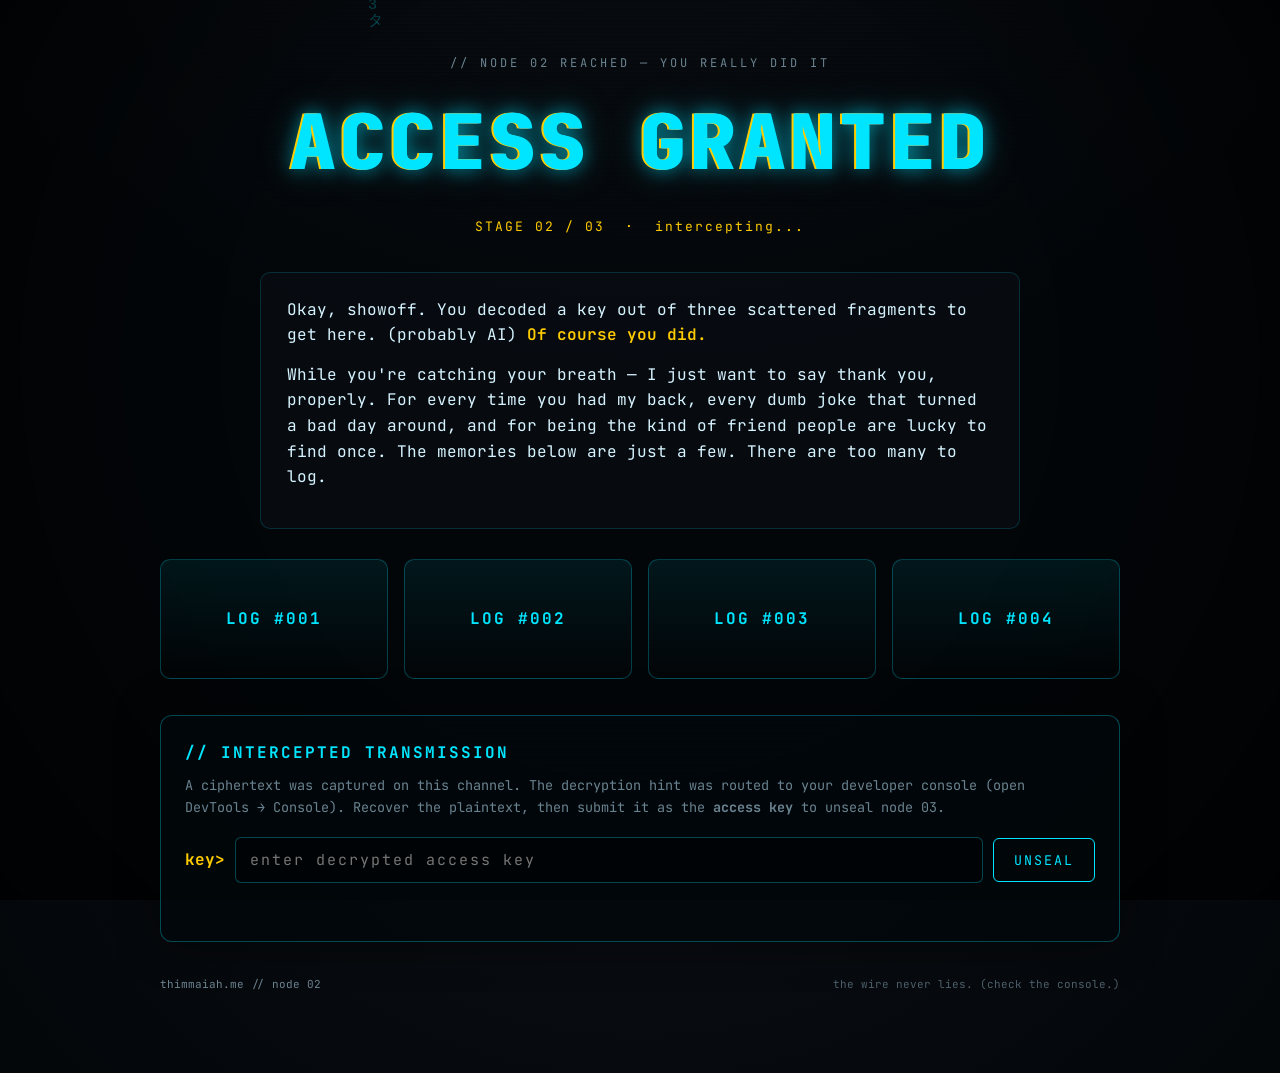
<file: jnsbeexbu2332/index.html>
<!DOCTYPE html>
<html lang="en">
<head>
  <meta charset="UTF-8" />
  <meta name="viewport" content="width=device-width, initial-scale=1.0" />
  <title>NODE 02 // intercept</title>
  <link href="https://fonts.googleapis.com/css2?family=JetBrains+Mono:wght@400;600;800&family=Share+Tech+Mono&display=swap" rel="stylesheet" />
  <link rel="stylesheet" href="css/main.css" />

  <!-- node manifest (machine-readable; do not edit by hand) -->
  <!-- x-manifest: {"node":"02","ttl":3600,"cipher":"CIPHER","region":"ap-south-1"} -->
  <!-- decoy-manifest: {"node":"02b","cipher":"WRONGKEY","note":"shadow copy"} -->
</head>
<body class="n2">
  <canvas id="matrix" aria-hidden="true"></canvas>
  <div class="scanlines" aria-hidden="true"></div>
  <div class="vignette" aria-hidden="true"></div>

  <main class="shell">
    <header class="hero">
      <div class="tag">// node 02 reached &mdash; you really did it</div>
      <h1 class="glitch" data-text="ACCESS GRANTED">ACCESS GRANTED</h1>
      <div class="stage">STAGE 02 / 03 &nbsp;·&nbsp; <span class="blink">intercepting...</span></div>
    </header>

    <article class="letter wide">
      <!-- TODO(tejas): replace with your own gratitude / memories -->
      <p>
        Okay, showoff. You decoded a key out of three scattered fragments to get
        here. (probably AI) <span class="hi">Of course you did.</span>
      </p>
      <p>
        While you're catching your breath &mdash; I just want to say thank you,
        properly. For every time you had my back, every dumb joke that turned a
        bad day around, and for being the kind of friend people are lucky to find
        once. The memories below are just a few. There are too many to log.
      </p>
    </article>

    <!-- interactive memory logs -->
    <section class="logs" aria-label="memory logs">
      <div class="logcard"><div class="lc-front">LOG&nbsp;#001</div><div class="lc-back"><!-- TODO: a memory -->that time when we caught late for chemistry 🛣️</div></div>
      <div class="logcard"><div class="lc-front">LOG&nbsp;#002</div><div class="lc-back"><!-- TODO: a memory -->that time when your explaining Bio class ☕</div></div>
      <div class="logcard"><div class="lc-front">LOG&nbsp;#003</div><div class="lc-back"><!-- TODO: a memory -->the extraterrestrial  joke I can't explain 😂</div></div>
      <div class="logcard"><div class="lc-front">LOG&nbsp;#004</div><div class="lc-back"><!-- TODO: a memory -->the one who always there 💪🏻</div></div>
    </section>

    <!-- decryption console -->
    <section class="decryptor">
      <div class="dz-head">// INTERCEPTED TRANSMISSION</div>
      <p class="dz-note">
        A ciphertext was captured on this channel. The decryption hint was routed to
        your developer console (open DevTools &rarr; Console). Recover the plaintext,
        then submit it as the <strong>access key</strong> to unseal node 03.
      </p>
      <div class="dz-row">
        <span class="prompt">key&gt;</span>
        <input id="keyInput" class="dz-input" autocomplete="off" spellcheck="false"
               placeholder="enter decrypted access key" aria-label="access key" />
        <button id="keyBtn" class="dz-btn">UNSEAL</button>
      </div>
      <div id="dzMsg" class="dz-msg"></div>
      <div id="dzReveal" class="dz-reveal hidden"></div>
    </section>

    <footer class="foot">
      <span>thimmaiah.me // node 02</span>
      <span class="muted">the wire never lies. (check the console.)</span>
    </footer>
  </main>

  <script src="js/matrix.js"></script>
  <script src="js/data.js"></script>
  <script src="js/app.js"></script>
</body>
</html>
</file>
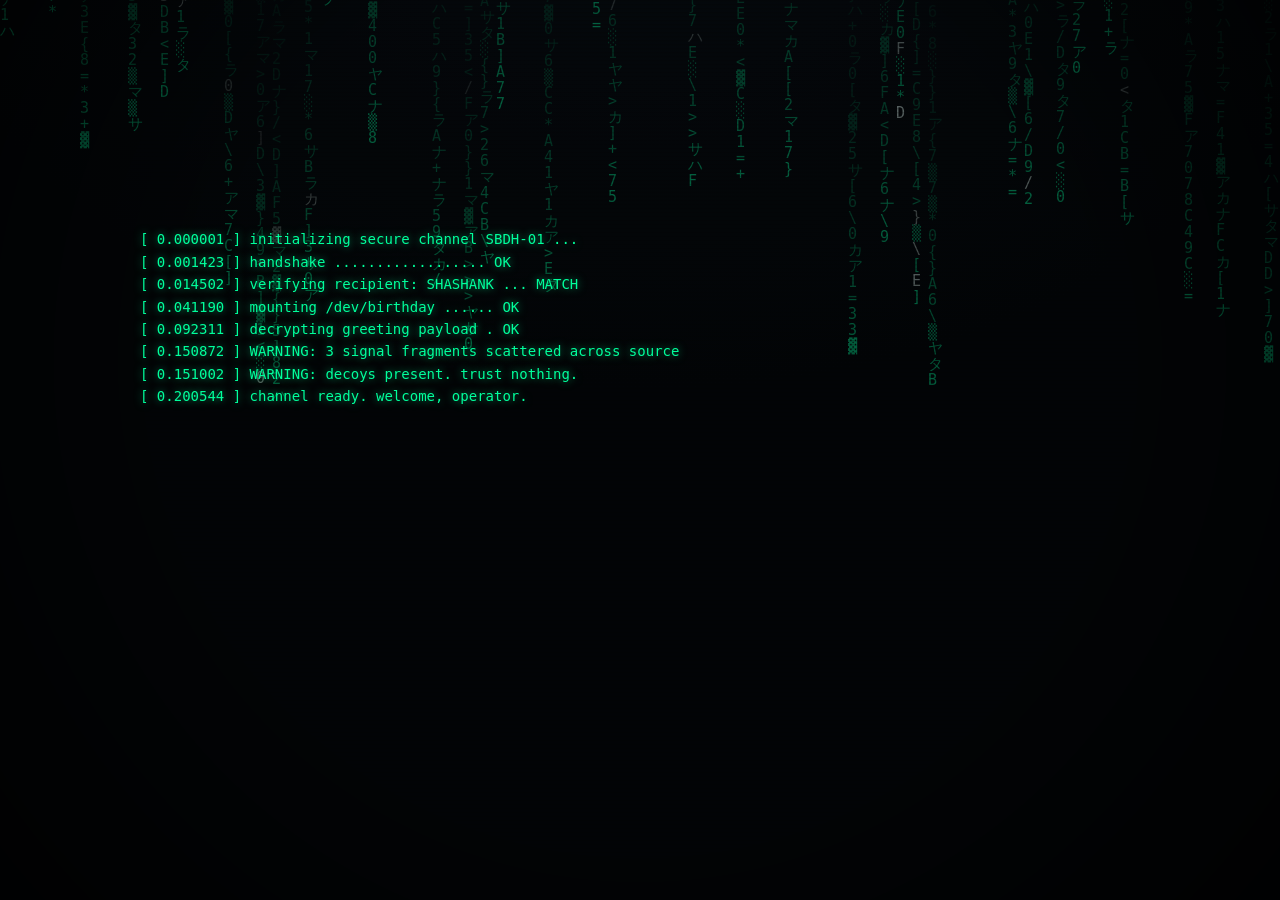
<file: SBDH/index.html>
<!DOCTYPE html>
<html lang="en">
<head>
  <meta charset="UTF-8" />
  <meta name="viewport" content="width=device-width, initial-scale=1.0" />
  <title>S.B.D.H // secure channel</title>
  <meta name="description" content="incoming transmission" />
  <link rel="preconnect" href="https://fonts.googleapis.com" />
  <link href="https://fonts.googleapis.com/css2?family=JetBrains+Mono:wght@400;600;800&family=Share+Tech+Mono&display=swap" rel="stylesheet" />
  <link rel="stylesheet" href="css/main.css" />

  <!-- ============================================================= -->
  <!--  TRANSMISSION HEADER                                          -->
  <!--  node: SBDH-01   ::   3 signal fragments are required.        -->
  <!--  fragment sig.0 :: TkVPTg==                                   -->   <!-- (one real fragment lives here) -->
  <!--  sig.x :: bmljZSB0cnk=                                        -->   <!-- (not every signal is genuine) -->
  <!--  Assemble all three fragments, in order, to forge the key.    -->
  <!-- ============================================================= -->
</head>
<body>
  <canvas id="matrix" aria-hidden="true"></canvas>
  <div class="scanlines" aria-hidden="true"></div>
  <div class="vignette" aria-hidden="true"></div>

  <main class="shell">
    <!-- boot sequence -->
    <section id="boot" class="boot">
      <pre id="bootlog" class="bootlog"></pre>
    </section>

    <!-- main content (revealed after boot) -->
    <section id="content" class="content hidden">
      <header class="hero">
        <div class="tag">// secure channel established</div>
        <h1 class="glitch" data-text="HAPPY BIRTHDAY">HAPPY BIRTHDAY</h1>
        <h2 class="glitch name" data-text="SHASHANK">SHASHANK</h2>
        <div class="stage">STAGE 01 / 03 &nbsp;·&nbsp; <span class="blink">access: granted</span></div>
      </header>

      <div class="grid">
        <figure class="portrait">
          <div class="frame">
            <img src="assets/profile.png" alt="target acquired" />
            <div class="frame-glow"></div>
            <figcaption>SUBJECT: SHASHANK &nbsp;|&nbsp; STATUS: legend</figcaption>
          </div>
        </figure>

        <article class="letter">
          <!-- TODO(tejas): replace the message below with your own words -->
          <p>Hey Shashank,</p>
          <p>
            Another trip around the sun for one of the Resillient minds I know.
            You've stood by my side through everything, and I don't say it
            enough &mdash; <span class="hi">thank you</span>. For the patience,
            the late-night talks, the loyalty, all of it.
          </p>
          <p>
            But I'm not going to just <em>hand</em> you a birthday card. You break
            systems for a living &mdash; so let's see you break this one. There's a
            gift at the end. You'll have to earn it. 😏
          </p>
          <p class="signoff">&mdash; with gratitude, your friend Tejas Thimmaiah.</p>
        </article>
      </div>

      <!-- interactive terminal -->
      <section class="terminal" id="terminal">
        <div class="term-bar">
          <span class="dot r"></span><span class="dot y"></span><span class="dot g"></span>
          <span class="term-title">shashank@birthday: ~/stage-01</span>
        </div>
        <div class="term-body" id="termBody"></div>
        <div class="term-input-row">
          <span class="prompt">&gt;</span>
          <input id="termInput" class="term-input" autocomplete="off" spellcheck="false"
                 autofocus placeholder="type 'help' and press enter" aria-label="terminal input" />
        </div>
      </section>

      <!-- locked gate -->
      <section id="gate" class="gate locked">
        <div class="gate-inner">
          <div class="lock-icon">🔒</div>
          <div class="gate-text">NEXT NODE LOCKED &mdash; decrypt to proceed</div>
          <div id="gateReveal" class="gate-reveal hidden"></div>
        </div>
      </section>

      <footer class="foot">
        <span>thimmaiah.me // SBDH</span>
        <span class="muted">hint: nothing here is an accident.</span>
      </footer>
    </section>
  </main>

  <script src="js/config.js"></script>
  <script src="js/boot.js"></script>
  <script src="js/terminal.js"></script>
</body>
</html>
</file>
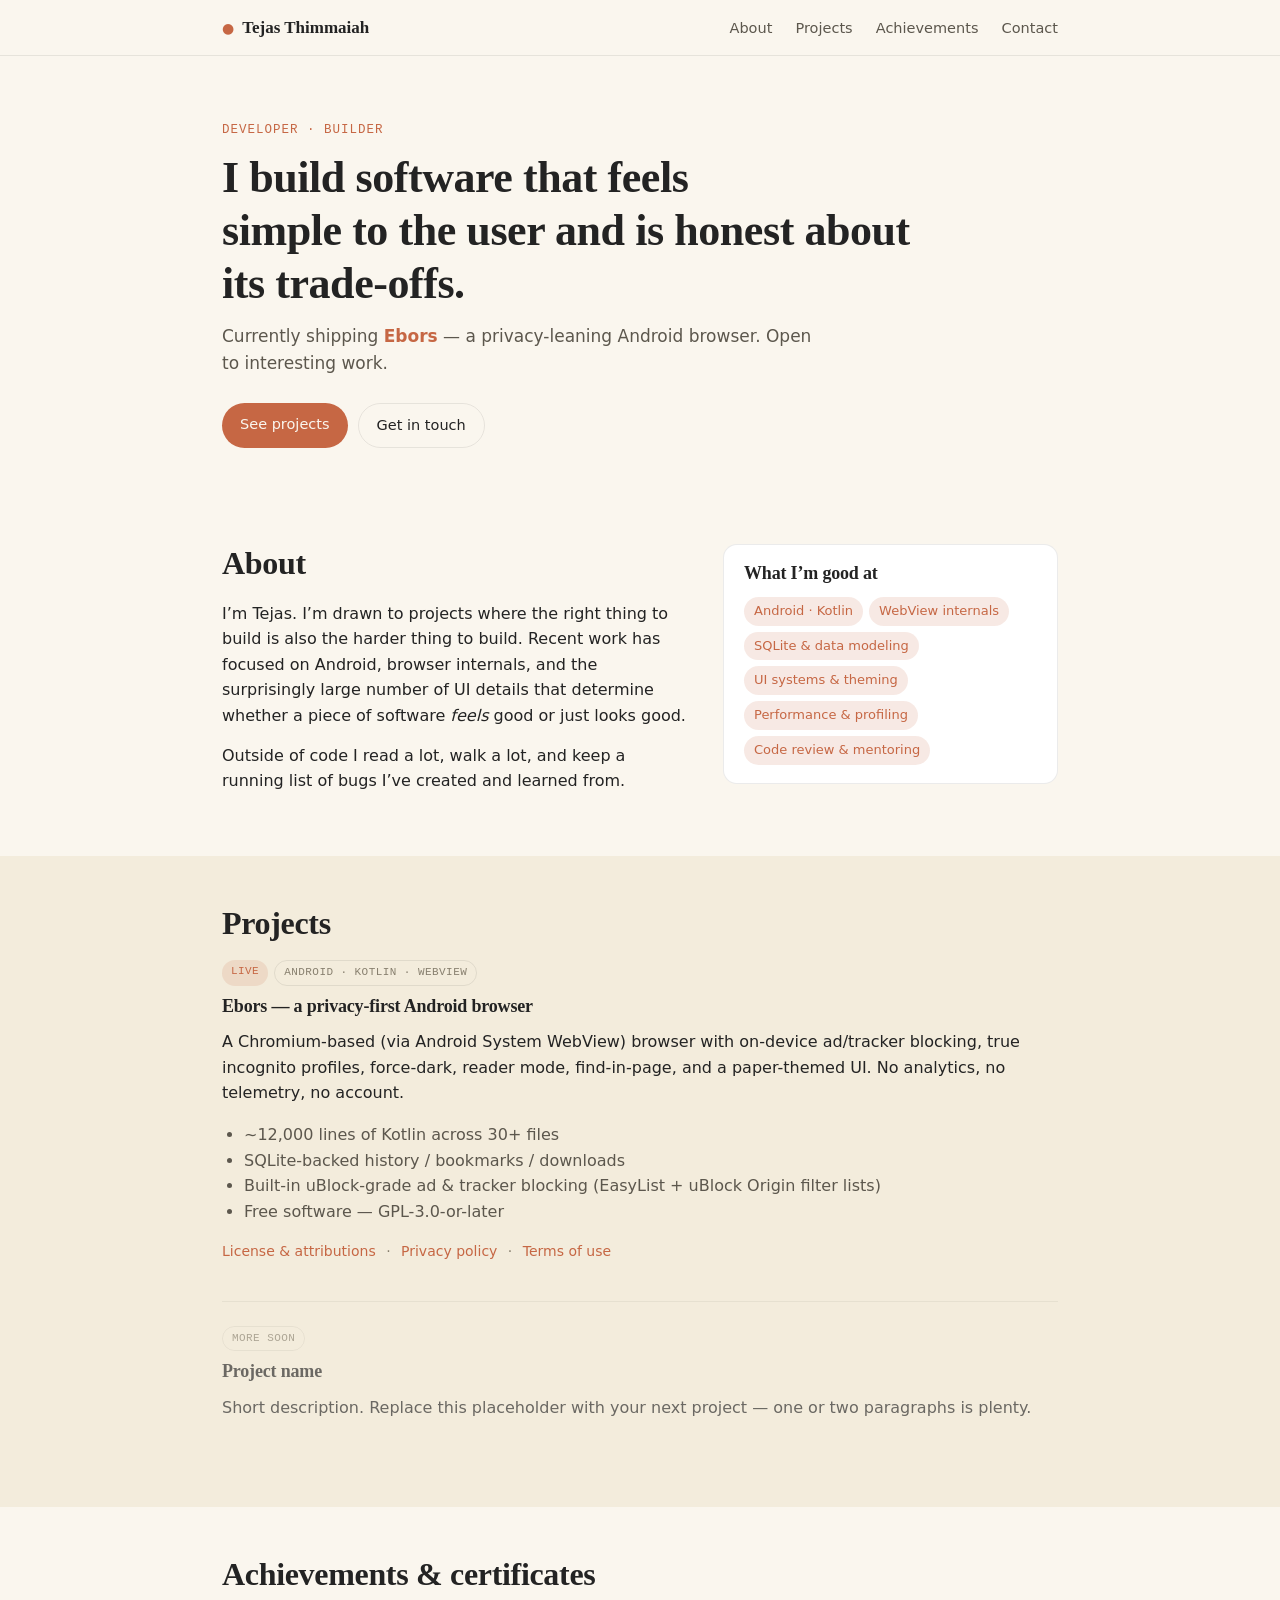
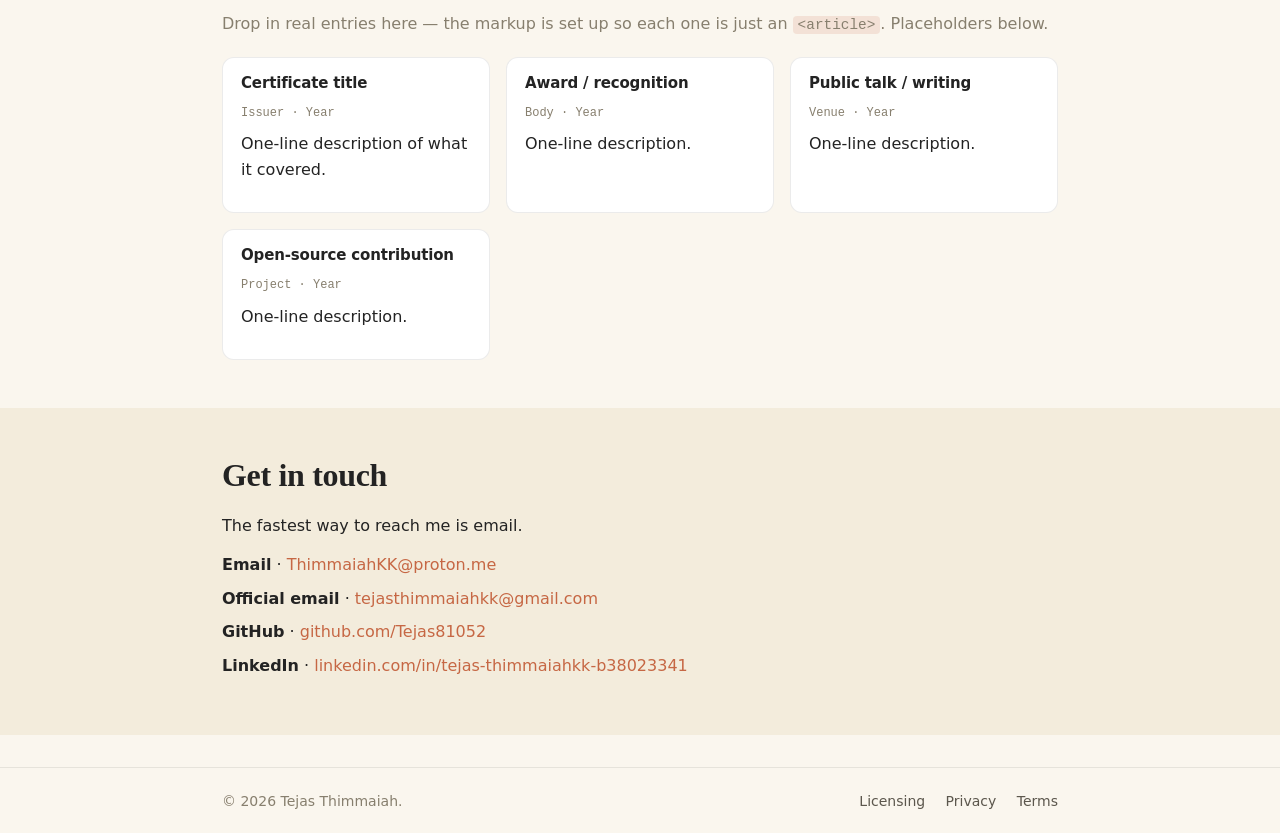
<file: website/index.html>
<!doctype html>
<html lang="en">
<head>
  <meta charset="utf-8">
  <meta name="viewport" content="width=device-width, initial-scale=1">
  <meta name="theme-color" content="#c66744">
  <title>Tejas Thimmaiah</title>
  <meta name="description" content="Tejas Thimmaiah — developer, builder of Ebors browser.">
  <link rel="stylesheet" href="assets/style.css">
  <link rel="icon" type="image/svg+xml" href="assets/favicon.svg">
</head>
<body>

<header class="site-header">
  <div class="wrap header-row">
    <a href="/" class="brand">
      <span class="brand-mark">●</span>
      <span class="brand-name">Tejas Thimmaiah</span>
    </a>
    <nav class="site-nav">
      <a href="#about">About</a>
      <a href="#projects">Projects</a>
      <a href="#achievements">Achievements</a>
      <a href="#contact">Contact</a>
    </nav>
  </div>
</header>

<main>

  <section class="hero">
    <div class="wrap">
      <p class="eyebrow">Developer · Builder</p>
      <h1>I build software that feels<br>simple to the user and is honest about its trade-offs.</h1>
      <p class="lede">
        Currently shipping <a href="#ebors"><strong>Ebors</strong></a> &mdash;
        a privacy-leaning Android browser. Open to interesting work.
      </p>
      <div class="hero-actions">
        <a class="btn btn-primary" href="#projects">See projects</a>
        <a class="btn btn-ghost" href="#contact">Get in touch</a>
      </div>
    </div>
  </section>

  <section id="about" class="section">
    <div class="wrap two-col">
      <div>
        <h2>About</h2>
        <p>
          I&rsquo;m Tejas. I&rsquo;m drawn to projects where the right thing
          to build is also the harder thing to build. Recent work has
          focused on Android, browser internals, and the surprisingly
          large number of UI details that determine whether a piece of
          software <em>feels</em> good or just looks good.
        </p>
        <p>
          Outside of code I read a lot, walk a lot, and keep a
          running list of bugs I&rsquo;ve created and learned from.
        </p>
      </div>
      <aside class="card">
        <h3>What I&rsquo;m good at</h3>
        <ul class="tag-list">
          <li>Android · Kotlin</li>
          <li>WebView internals</li>
          <li>SQLite &amp; data modeling</li>
          <li>UI systems &amp; theming</li>
          <li>Performance &amp; profiling</li>
          <li>Code review &amp; mentoring</li>
        </ul>
      </aside>
    </div>
  </section>

  <section id="projects" class="section section-alt">
    <div class="wrap">
      <h2>Projects</h2>

      <article id="ebors" class="project">
        <div class="project-meta">
          <span class="pill">Live</span>
          <span class="pill pill-muted">Android · Kotlin · WebView</span>
        </div>
        <h3>Ebors &mdash; a privacy-first Android browser</h3>
        <p>
          A Chromium-based (via Android System WebView) browser with
          on-device ad/tracker blocking, true incognito profiles,
          force-dark, reader mode, find-in-page, and a paper-themed
          UI. No analytics, no telemetry, no account.
        </p>
        <ul class="bullet-list">
          <li>~12,000 lines of Kotlin across 30+ files</li>
          <li>SQLite-backed history / bookmarks / downloads</li>
          <li>Built-in uBlock-grade ad &amp; tracker blocking (EasyList + uBlock Origin filter lists)</li>
          <li>Free software &mdash; GPL-3.0-or-later</li>
        </ul>
        <p class="project-links">
          <a href="applicencing.html">License &amp; attributions</a>
          <span class="dot">·</span>
          <a href="privacy.html">Privacy policy</a>
          <span class="dot">·</span>
          <a href="terms.html">Terms of use</a>
        </p>
      </article>

      <article class="project project-placeholder">
        <div class="project-meta">
          <span class="pill pill-muted">More soon</span>
        </div>
        <h3>Project name</h3>
        <p>
          Short description. Replace this placeholder with your next
          project &mdash; one or two paragraphs is plenty.
        </p>
      </article>

    </div>
  </section>

  <section id="achievements" class="section">
    <div class="wrap">
      <h2>Achievements &amp; certificates</h2>
      <p class="muted">
        Drop in real entries here &mdash; the markup is set up so each
        one is just an <code>&lt;article&gt;</code>. Placeholders below.
      </p>

      <div class="achievement-grid">
        <article class="achievement">
          <h3>Certificate title</h3>
          <p class="meta">Issuer · Year</p>
          <p>One-line description of what it covered.</p>
        </article>
        <article class="achievement">
          <h3>Award / recognition</h3>
          <p class="meta">Body · Year</p>
          <p>One-line description.</p>
        </article>
        <article class="achievement">
          <h3>Public talk / writing</h3>
          <p class="meta">Venue · Year</p>
          <p>One-line description.</p>
        </article>
        <article class="achievement">
          <h3>Open-source contribution</h3>
          <p class="meta">Project · Year</p>
          <p>One-line description.</p>
        </article>
      </div>
    </div>
  </section>

  <section id="contact" class="section section-alt">
    <div class="wrap">
      <h2>Get in touch</h2>
      <p>
        The fastest way to reach me is email.
      </p>
      <ul class="contact-list">
        <li><strong>Email</strong> &middot; <a href="mailto:ThimmaiahKK@proton.me">ThimmaiahKK@proton.me</a></li>
        <li><strong>Official email</strong> &middot; <a href="mailto:tejasthimmaiahkk@gmail.com">tejasthimmaiahkk@gmail.com</a></li>
        <li><strong>GitHub</strong> &middot; <a href="https://github.com/Tejas81052" rel="noopener">github.com/Tejas81052</a></li>
        <li><strong>LinkedIn</strong> &middot; <a href="https://www.linkedin.com/in/tejas-thimmaiahkk-b38023341" rel="noopener">linkedin.com/in/tejas-thimmaiahkk-b38023341</a></li>
      </ul>
    </div>
  </section>

</main>

<footer class="site-footer">
  <div class="wrap footer-row">
    <p>&copy; 2026 Tejas Thimmaiah.</p>
    <nav class="footer-nav">
      <a href="applicencing.html">Licensing</a>
      <a href="privacy.html">Privacy</a>
      <a href="terms.html">Terms</a>
    </nav>
  </div>
</footer>

</body>
</html>
</file>
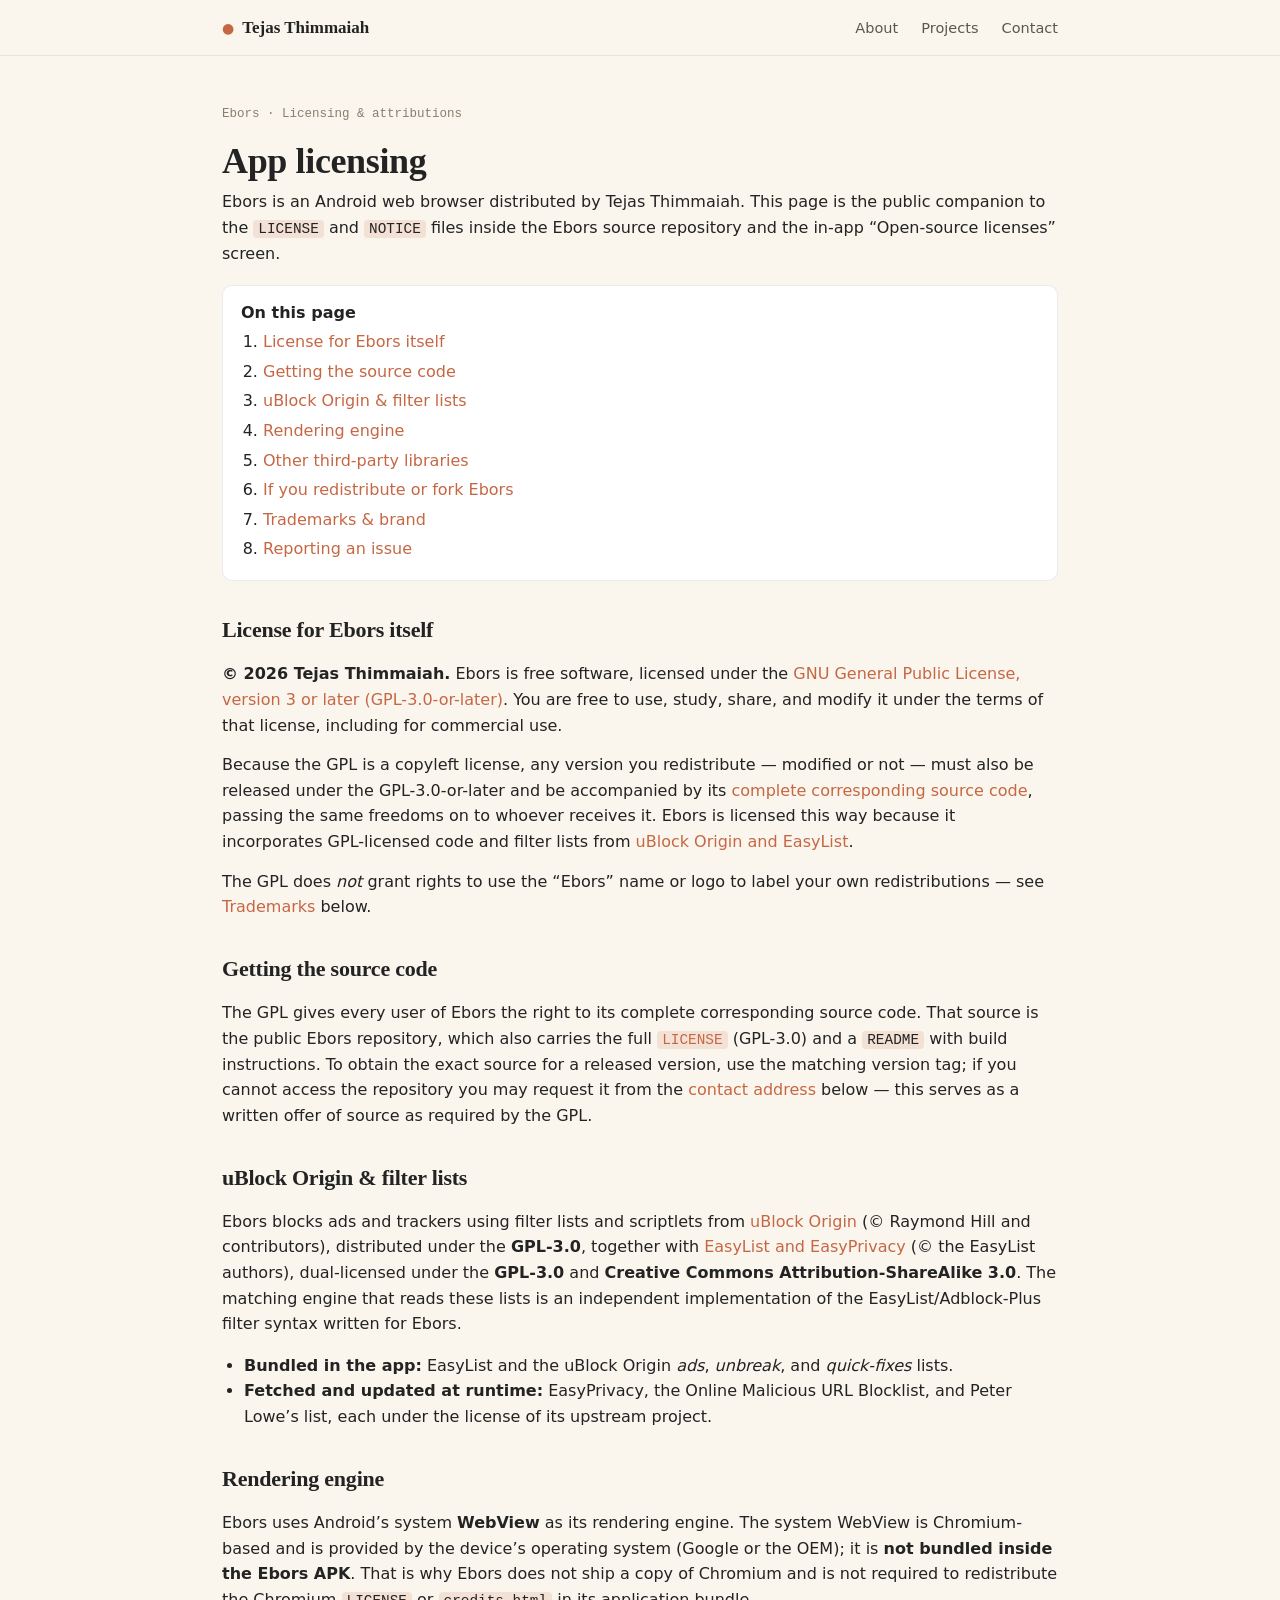
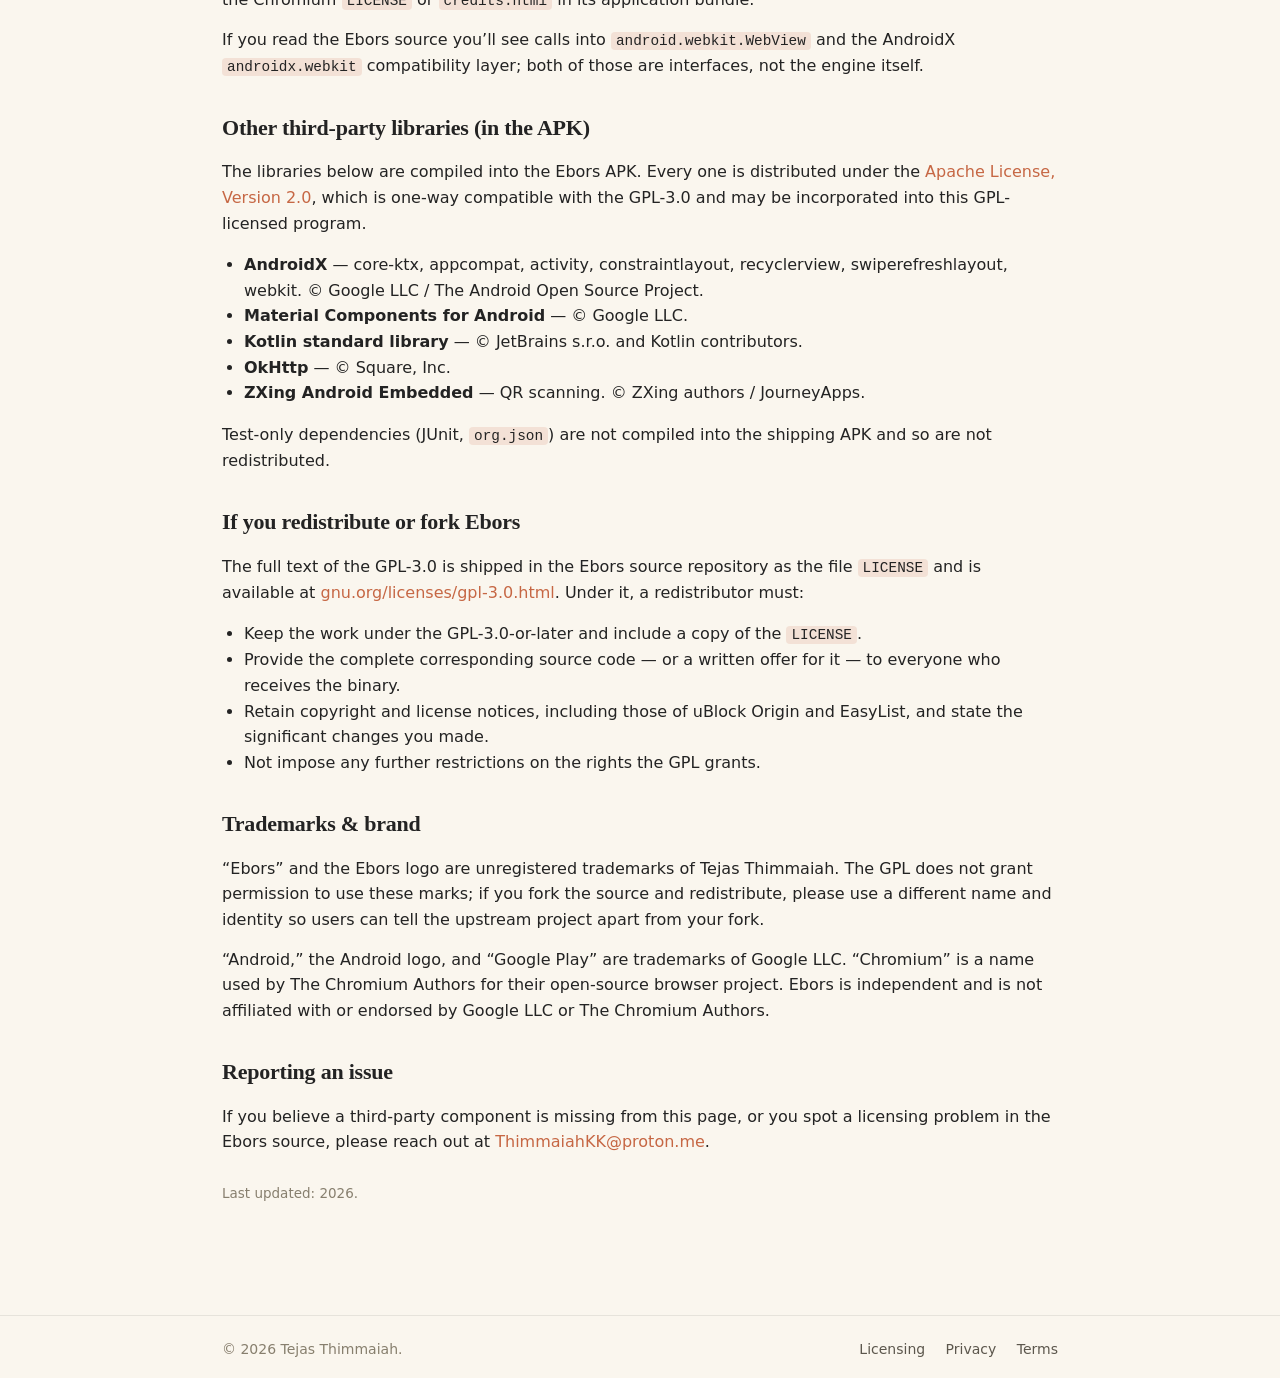
<file: website/applicencing.html>
<!doctype html>
<html lang="en">
<head>
  <meta charset="utf-8">
  <meta name="viewport" content="width=device-width, initial-scale=1">
  <meta name="theme-color" content="#c66744">
  <title>App licensing &mdash; Ebors &middot; Tejas Thimmaiah</title>
  <meta name="description" content="GPL-3.0 licensing and open-source attributions for the Ebors Android browser.">
  <link rel="stylesheet" href="assets/style.css">
  <link rel="icon" type="image/svg+xml" href="assets/favicon.svg">
</head>
<body>

<header class="site-header">
  <div class="wrap header-row">
    <a href="/" class="brand">
      <span class="brand-mark">●</span>
      <span class="brand-name">Tejas Thimmaiah</span>
    </a>
    <nav class="site-nav">
      <a href="/#about">About</a>
      <a href="/#projects">Projects</a>
      <a href="/#contact">Contact</a>
    </nav>
  </div>
</header>

<main class="doc">
  <div class="wrap">
    <p class="doc-eyebrow">Ebors · Licensing &amp; attributions</p>
    <h1>App licensing</h1>
    <p>
      Ebors is an Android web browser distributed by Tejas Thimmaiah.
      This page is the public companion to the <code>LICENSE</code> and
      <code>NOTICE</code> files inside the Ebors source repository
      and the in-app &ldquo;Open-source licenses&rdquo; screen.
    </p>

    <div class="toc">
      <strong>On this page</strong>
      <ol>
        <li><a href="#license">License for Ebors itself</a></li>
        <li><a href="#source">Getting the source code</a></li>
        <li><a href="#ublock">uBlock Origin &amp; filter lists</a></li>
        <li><a href="#engine">Rendering engine</a></li>
        <li><a href="#third-party">Other third-party libraries</a></li>
        <li><a href="#redistribution">If you redistribute or fork Ebors</a></li>
        <li><a href="#trademarks">Trademarks &amp; brand</a></li>
        <li><a href="#contact">Reporting an issue</a></li>
      </ol>
    </div>

    <h2 id="license">License for Ebors itself</h2>
    <p>
      <strong>&copy; 2026 Tejas Thimmaiah.</strong> Ebors is free
      software, licensed under the
      <a href="https://www.gnu.org/licenses/gpl-3.0.html" rel="noopener">GNU General Public License, version 3 or later (GPL-3.0-or-later)</a>.
      You are free to use, study, share, and modify it under the terms of
      that license, including for commercial use.
    </p>
    <p>
      Because the GPL is a copyleft license, any version you redistribute
      &mdash; modified or not &mdash; must also be released under the
      GPL-3.0-or-later and be accompanied by its
      <a href="#source">complete corresponding source code</a>, passing the
      same freedoms on to whoever receives it. Ebors is licensed this way
      because it incorporates GPL-licensed code and filter lists from
      <a href="#ublock">uBlock Origin and EasyList</a>.
    </p>
    <p>
      The GPL does <em>not</em> grant rights to use the &ldquo;Ebors&rdquo;
      name or logo to label your own redistributions &mdash; see
      <a href="#trademarks">Trademarks</a> below.
    </p>

    <h2 id="source">Getting the source code</h2>
    <p>
      The GPL gives every user of Ebors the right to its complete
      corresponding source code. That source is the public Ebors repository,
      which also carries the full
      <a href="https://www.gnu.org/licenses/gpl-3.0.html" rel="noopener"><code>LICENSE</code></a>
      (GPL-3.0) and a <code>README</code> with build instructions. To obtain
      the exact source for a released version, use the matching version tag;
      if you cannot access the repository you may request it from the
      <a href="#contact">contact address</a> below &mdash; this serves as a
      written offer of source as required by the GPL.
    </p>

    <h2 id="ublock">uBlock Origin &amp; filter lists</h2>
    <p>
      Ebors blocks ads and trackers using filter lists and scriptlets from
      <a href="https://github.com/gorhill/uBlock" rel="noopener">uBlock Origin</a>
      (&copy; Raymond Hill and contributors), distributed under the
      <strong>GPL-3.0</strong>, together with
      <a href="https://easylist.to/" rel="noopener">EasyList and EasyPrivacy</a>
      (&copy; the EasyList authors), dual-licensed under the
      <strong>GPL-3.0</strong> and
      <strong>Creative Commons Attribution-ShareAlike 3.0</strong>. The
      matching engine that reads these lists is an independent implementation
      of the EasyList/Adblock-Plus filter syntax written for Ebors.
    </p>
    <ul>
      <li><strong>Bundled in the app:</strong> EasyList and the uBlock Origin
        <em>ads</em>, <em>unbreak</em>, and <em>quick-fixes</em> lists.</li>
      <li><strong>Fetched and updated at runtime:</strong> EasyPrivacy, the
        Online Malicious URL Blocklist, and Peter Lowe&rsquo;s list, each
        under the license of its upstream project.</li>
    </ul>

    <h2 id="engine">Rendering engine</h2>
    <p>
      Ebors uses Android&rsquo;s system <strong>WebView</strong> as its
      rendering engine. The system WebView is Chromium-based and is
      provided by the device&rsquo;s operating system (Google or the
      OEM); it is <strong>not bundled inside the Ebors APK</strong>.
      That is why Ebors does not ship a copy of Chromium and is not
      required to redistribute the Chromium <code>LICENSE</code> or
      <code>credits.html</code> in its application bundle.
    </p>
    <p>
      If you read the Ebors source you&rsquo;ll see calls into
      <code>android.webkit.WebView</code> and the AndroidX
      <code>androidx.webkit</code> compatibility layer; both of those
      are interfaces, not the engine itself.
    </p>

    <h2 id="third-party">Other third-party libraries (in the APK)</h2>
    <p>
      The libraries below are compiled into the Ebors APK. Every one is
      distributed under the
      <a href="https://www.apache.org/licenses/LICENSE-2.0" rel="noopener">Apache License, Version 2.0</a>,
      which is one-way compatible with the GPL-3.0 and may be incorporated
      into this GPL-licensed program.
    </p>
    <ul>
      <li>
        <strong>AndroidX</strong> &mdash; core-ktx, appcompat, activity,
        constraintlayout, recyclerview, swiperefreshlayout, webkit.
        &copy; Google LLC / The Android Open Source Project.
      </li>
      <li>
        <strong>Material Components for Android</strong> &mdash;
        &copy; Google LLC.
      </li>
      <li>
        <strong>Kotlin standard library</strong> &mdash;
        &copy; JetBrains s.r.o. and Kotlin contributors.
      </li>
      <li>
        <strong>OkHttp</strong> &mdash; &copy; Square, Inc.
      </li>
      <li>
        <strong>ZXing Android Embedded</strong> &mdash; QR scanning.
        &copy; ZXing authors / JourneyApps.
      </li>
    </ul>
    <p>
      Test-only dependencies (JUnit, <code>org.json</code>) are not
      compiled into the shipping APK and so are not redistributed.
    </p>

    <h2 id="redistribution">If you redistribute or fork Ebors</h2>
    <p>
      The full text of the GPL-3.0 is shipped in the Ebors source repository
      as the file <code>LICENSE</code> and is available at
      <a href="https://www.gnu.org/licenses/gpl-3.0.html" rel="noopener">gnu.org/licenses/gpl-3.0.html</a>.
      Under it, a redistributor must:
    </p>
    <ul>
      <li>Keep the work under the GPL-3.0-or-later and include a copy of the
        <code>LICENSE</code>.</li>
      <li>Provide the complete corresponding source code &mdash; or a written
        offer for it &mdash; to everyone who receives the binary.</li>
      <li>Retain copyright and license notices, including those of uBlock
        Origin and EasyList, and state the significant changes you made.</li>
      <li>Not impose any further restrictions on the rights the GPL grants.</li>
    </ul>

    <h2 id="trademarks">Trademarks &amp; brand</h2>
    <p>
      &ldquo;Ebors&rdquo; and the Ebors logo are unregistered
      trademarks of Tejas Thimmaiah. The GPL does not grant permission to
      use these marks; if you fork the source and redistribute, please use a
      different name and identity so users can tell the upstream project
      apart from your fork.
    </p>
    <p>
      &ldquo;Android,&rdquo; the Android logo, and &ldquo;Google
      Play&rdquo; are trademarks of Google LLC. &ldquo;Chromium&rdquo;
      is a name used by The Chromium Authors for their open-source
      browser project. Ebors is independent and is not affiliated with
      or endorsed by Google LLC or The Chromium Authors.
    </p>

    <h2 id="contact">Reporting an issue</h2>
    <p>
      If you believe a third-party component is missing from this
      page, or you spot a licensing problem in the Ebors source,
      please reach out at
      <a href="mailto:ThimmaiahKK@proton.me">ThimmaiahKK@proton.me</a>.
    </p>
    <p class="muted" style="margin-top: 28px; font-size: 13.5px;">
      Last updated: 2026.
    </p>
  </div>
</main>

<footer class="site-footer">
  <div class="wrap footer-row">
    <p>&copy; 2026 Tejas Thimmaiah.</p>
    <nav class="footer-nav">
      <a href="applicencing.html">Licensing</a>
      <a href="privacy.html">Privacy</a>
      <a href="terms.html">Terms</a>
    </nav>
  </div>
</footer>

</body>
</html>
</file>
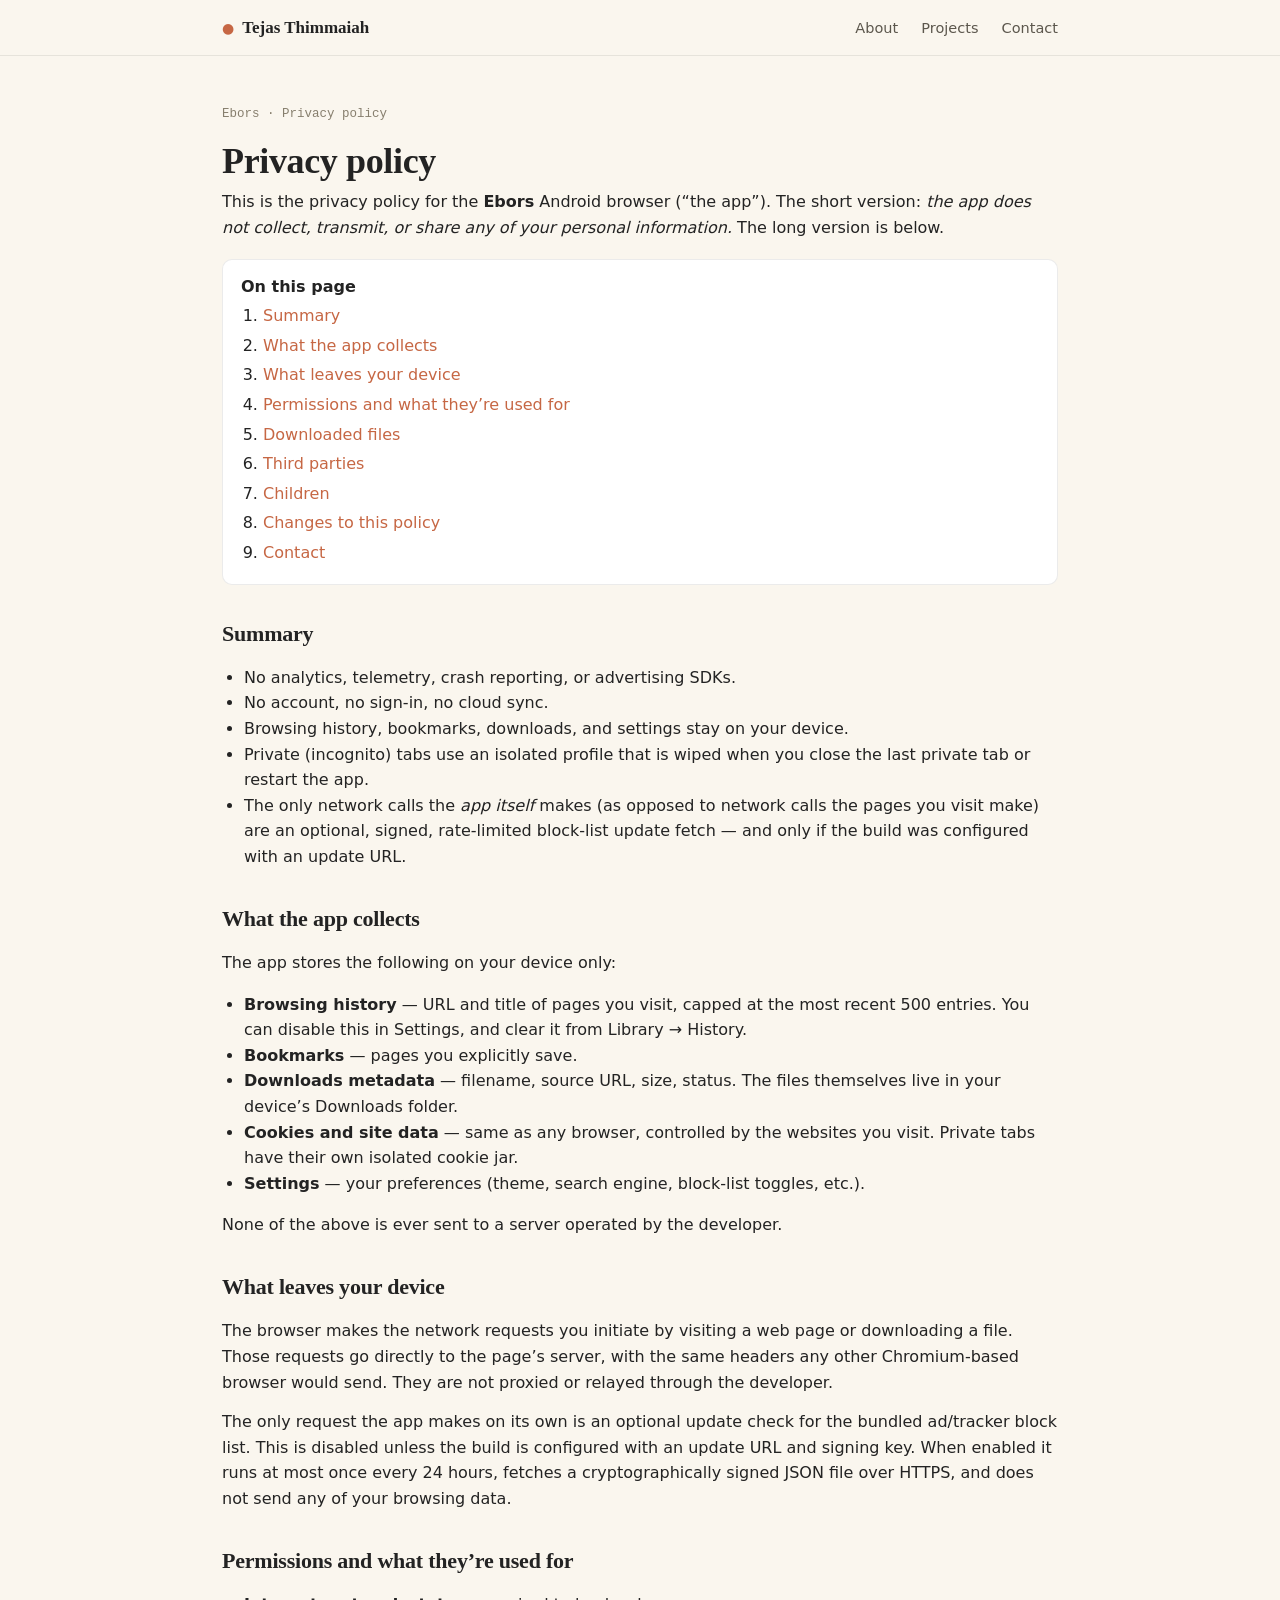
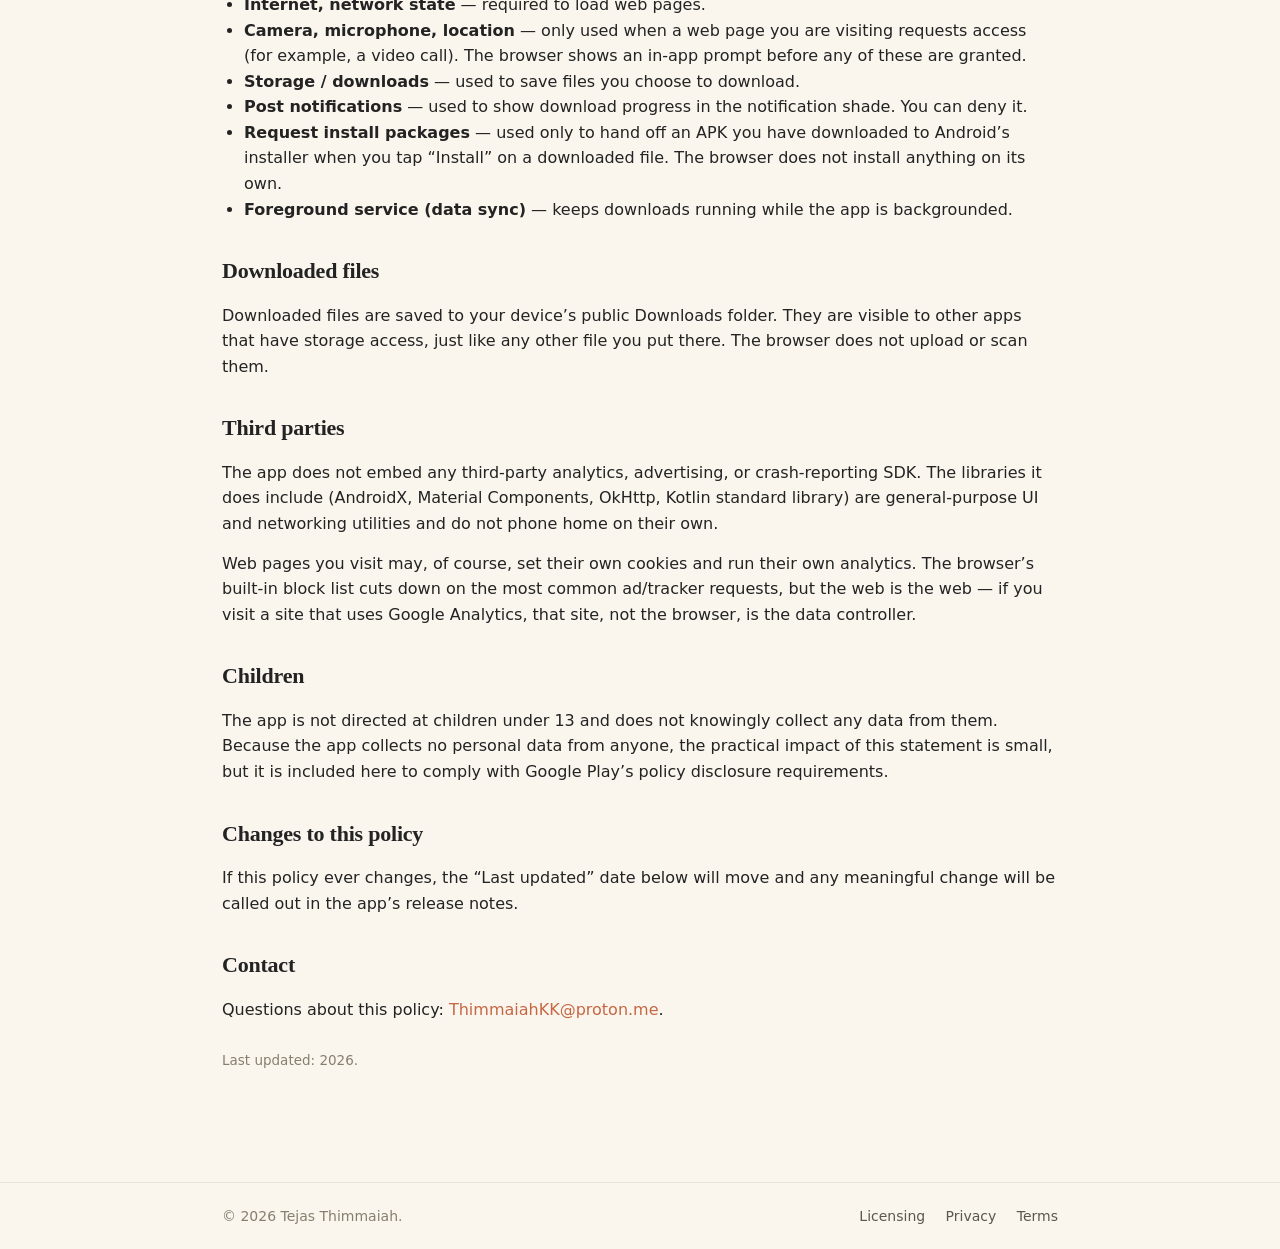
<file: website/privacy.html>
<!doctype html>
<html lang="en">
<head>
  <meta charset="utf-8">
  <meta name="viewport" content="width=device-width, initial-scale=1">
  <meta name="theme-color" content="#c66744">
  <title>Privacy policy &mdash; Ebors &middot; Tejas Thimmaiah</title>
  <meta name="description" content="Privacy policy for the Ebors Android browser.">
  <link rel="stylesheet" href="assets/style.css">
  <link rel="icon" type="image/svg+xml" href="assets/favicon.svg">
</head>
<body>

<header class="site-header">
  <div class="wrap header-row">
    <a href="/" class="brand">
      <span class="brand-mark">●</span>
      <span class="brand-name">Tejas Thimmaiah</span>
    </a>
    <nav class="site-nav">
      <a href="/#about">About</a>
      <a href="/#projects">Projects</a>
      <a href="/#contact">Contact</a>
    </nav>
  </div>
</header>

<main class="doc">
  <div class="wrap">
    <p class="doc-eyebrow">Ebors · Privacy policy</p>
    <h1>Privacy policy</h1>
    <p>
      This is the privacy policy for the <strong>Ebors</strong>
      Android browser (&ldquo;the app&rdquo;). The short version:
      <em>the app does not collect, transmit, or share any of your
      personal information.</em> The long version is below.
    </p>

    <div class="toc">
      <strong>On this page</strong>
      <ol>
        <li><a href="#summary">Summary</a></li>
        <li><a href="#what-is-collected">What the app collects</a></li>
        <li><a href="#what-is-sent">What leaves your device</a></li>
        <li><a href="#permissions">Permissions and what they&rsquo;re used for</a></li>
        <li><a href="#downloads">Downloaded files</a></li>
        <li><a href="#third-parties">Third parties</a></li>
        <li><a href="#children">Children</a></li>
        <li><a href="#changes">Changes to this policy</a></li>
        <li><a href="#contact">Contact</a></li>
      </ol>
    </div>

    <h2 id="summary">Summary</h2>
    <ul>
      <li>No analytics, telemetry, crash reporting, or advertising SDKs.</li>
      <li>No account, no sign-in, no cloud sync.</li>
      <li>Browsing history, bookmarks, downloads, and settings stay on
          your device.</li>
      <li>Private (incognito) tabs use an isolated profile that is
          wiped when you close the last private tab or restart the app.</li>
      <li>The only network calls the <em>app itself</em> makes (as
          opposed to network calls the pages you visit make) are an
          optional, signed, rate-limited block-list update fetch &mdash;
          and only if the build was configured with an update URL.</li>
    </ul>

    <h2 id="what-is-collected">What the app collects</h2>
    <p>
      The app stores the following on your device only:
    </p>
    <ul>
      <li><strong>Browsing history</strong> &mdash; URL and title of
          pages you visit, capped at the most recent 500 entries.
          You can disable this in Settings, and clear it from
          Library &rarr; History.</li>
      <li><strong>Bookmarks</strong> &mdash; pages you explicitly save.</li>
      <li><strong>Downloads metadata</strong> &mdash; filename, source URL,
          size, status. The files themselves live in your device&rsquo;s
          Downloads folder.</li>
      <li><strong>Cookies and site data</strong> &mdash; same as any
          browser, controlled by the websites you visit. Private tabs
          have their own isolated cookie jar.</li>
      <li><strong>Settings</strong> &mdash; your preferences (theme,
          search engine, block-list toggles, etc.).</li>
    </ul>
    <p>
      None of the above is ever sent to a server operated by the
      developer.
    </p>

    <h2 id="what-is-sent">What leaves your device</h2>
    <p>
      The browser makes the network requests you initiate by visiting
      a web page or downloading a file. Those requests go directly to
      the page&rsquo;s server, with the same headers any other
      Chromium-based browser would send. They are not proxied or
      relayed through the developer.
    </p>
    <p>
      The only request the app makes on its own is an optional update
      check for the bundled ad/tracker block list. This is disabled
      unless the build is configured with an update URL and signing
      key. When enabled it runs at most once every 24 hours, fetches a
      cryptographically signed JSON file over HTTPS, and does not send
      any of your browsing data.
    </p>

    <h2 id="permissions">Permissions and what they&rsquo;re used for</h2>
    <ul>
      <li><strong>Internet, network state</strong> &mdash; required to
          load web pages.</li>
      <li><strong>Camera, microphone, location</strong> &mdash; only
          used when a web page you are visiting requests access (for
          example, a video call). The browser shows an in-app prompt
          before any of these are granted.</li>
      <li><strong>Storage / downloads</strong> &mdash; used to save
          files you choose to download.</li>
      <li><strong>Post notifications</strong> &mdash; used to show
          download progress in the notification shade. You can deny it.</li>
      <li><strong>Request install packages</strong> &mdash; used only
          to hand off an APK you have downloaded to Android&rsquo;s
          installer when you tap &ldquo;Install&rdquo; on a downloaded
          file. The browser does not install anything on its own.</li>
      <li><strong>Foreground service (data sync)</strong> &mdash; keeps
          downloads running while the app is backgrounded.</li>
    </ul>

    <h2 id="downloads">Downloaded files</h2>
    <p>
      Downloaded files are saved to your device&rsquo;s public
      Downloads folder. They are visible to other apps that have
      storage access, just like any other file you put there. The
      browser does not upload or scan them.
    </p>

    <h2 id="third-parties">Third parties</h2>
    <p>
      The app does not embed any third-party analytics, advertising,
      or crash-reporting SDK. The libraries it does include
      (AndroidX, Material Components, OkHttp, Kotlin standard
      library) are general-purpose UI and networking utilities and
      do not phone home on their own.
    </p>
    <p>
      Web pages you visit may, of course, set their own cookies and
      run their own analytics. The browser&rsquo;s built-in block
      list cuts down on the most common ad/tracker requests, but the
      web is the web &mdash; if you visit a site that uses Google
      Analytics, that site, not the browser, is the data controller.
    </p>

    <h2 id="children">Children</h2>
    <p>
      The app is not directed at children under 13 and does not
      knowingly collect any data from them. Because the app collects
      no personal data from anyone, the practical impact of this
      statement is small, but it is included here to comply with
      Google Play&rsquo;s policy disclosure requirements.
    </p>

    <h2 id="changes">Changes to this policy</h2>
    <p>
      If this policy ever changes, the &ldquo;Last updated&rdquo;
      date below will move and any meaningful change will be called
      out in the app&rsquo;s release notes.
    </p>

    <h2 id="contact">Contact</h2>
    <p>
      Questions about this policy: <a href="mailto:ThimmaiahKK@proton.me">ThimmaiahKK@proton.me</a>.
    </p>
    <p class="muted" style="margin-top: 28px; font-size: 13.5px;">
      Last updated: 2026.
    </p>
  </div>
</main>

<footer class="site-footer">
  <div class="wrap footer-row">
    <p>&copy; 2026 Tejas Thimmaiah.</p>
    <nav class="footer-nav">
      <a href="applicencing.html">Licensing</a>
      <a href="privacy.html">Privacy</a>
      <a href="terms.html">Terms</a>
    </nav>
  </div>
</footer>

</body>
</html>
</file>
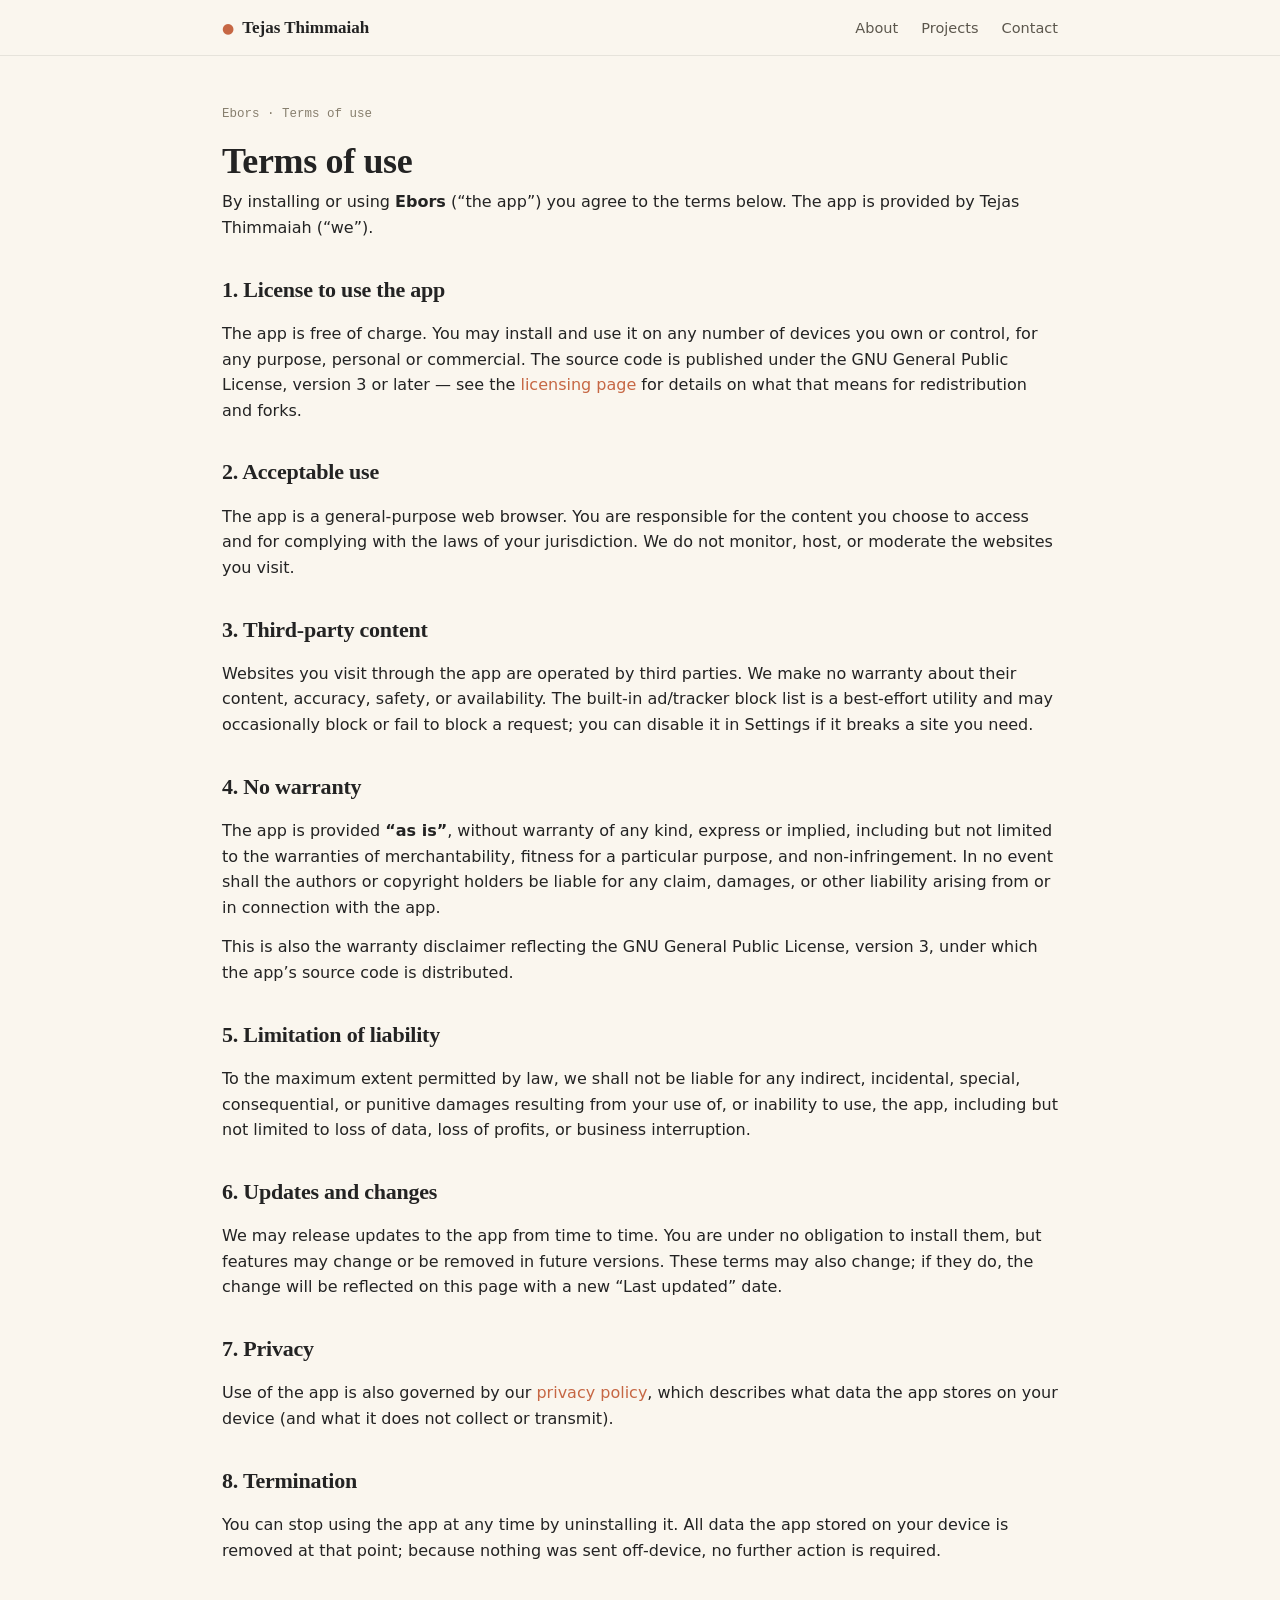
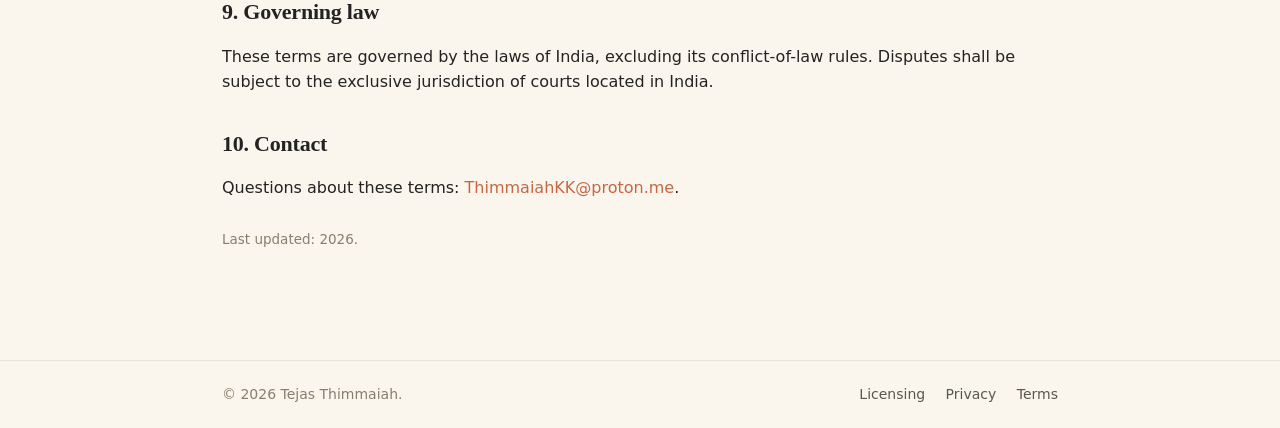
<file: website/terms.html>
<!doctype html>
<html lang="en">
<head>
  <meta charset="utf-8">
  <meta name="viewport" content="width=device-width, initial-scale=1">
  <meta name="theme-color" content="#c66744">
  <title>Terms of use &mdash; Ebors &middot; Tejas Thimmaiah</title>
  <meta name="description" content="Terms of use for the Ebors Android browser.">
  <link rel="stylesheet" href="assets/style.css">
  <link rel="icon" type="image/svg+xml" href="assets/favicon.svg">
</head>
<body>

<header class="site-header">
  <div class="wrap header-row">
    <a href="/" class="brand">
      <span class="brand-mark">●</span>
      <span class="brand-name">Tejas Thimmaiah</span>
    </a>
    <nav class="site-nav">
      <a href="/#about">About</a>
      <a href="/#projects">Projects</a>
      <a href="/#contact">Contact</a>
    </nav>
  </div>
</header>

<main class="doc">
  <div class="wrap">
    <p class="doc-eyebrow">Ebors · Terms of use</p>
    <h1>Terms of use</h1>
    <p>
      By installing or using <strong>Ebors</strong> (&ldquo;the
      app&rdquo;) you agree to the terms below. The app is provided
      by Tejas Thimmaiah (&ldquo;we&rdquo;).
    </p>

    <h2 id="license">1. License to use the app</h2>
    <p>
      The app is free of charge. You may install and use it on any
      number of devices you own or control, for any purpose, personal
      or commercial. The source code is published under the GNU General
      Public License, version 3 or later &mdash; see the
      <a href="applicencing.html">licensing page</a> for details on
      what that means for redistribution and forks.
    </p>

    <h2 id="acceptable-use">2. Acceptable use</h2>
    <p>
      The app is a general-purpose web browser. You are responsible
      for the content you choose to access and for complying with the
      laws of your jurisdiction. We do not monitor, host, or moderate
      the websites you visit.
    </p>

    <h2 id="content">3. Third-party content</h2>
    <p>
      Websites you visit through the app are operated by third
      parties. We make no warranty about their content, accuracy,
      safety, or availability. The built-in ad/tracker block list is
      a best-effort utility and may occasionally block or fail to
      block a request; you can disable it in Settings if it breaks a
      site you need.
    </p>

    <h2 id="warranty">4. No warranty</h2>
    <p>
      The app is provided <strong>&ldquo;as is&rdquo;</strong>, without
      warranty of any kind, express or implied, including but not
      limited to the warranties of merchantability, fitness for a
      particular purpose, and non-infringement. In no event shall the
      authors or copyright holders be liable for any claim, damages,
      or other liability arising from or in connection with the app.
    </p>
    <p>
      This is also the warranty disclaimer reflecting the GNU General
      Public License, version 3, under which the app&rsquo;s source code is
      distributed.
    </p>

    <h2 id="liability">5. Limitation of liability</h2>
    <p>
      To the maximum extent permitted by law, we shall not be liable
      for any indirect, incidental, special, consequential, or
      punitive damages resulting from your use of, or inability to
      use, the app, including but not limited to loss of data, loss
      of profits, or business interruption.
    </p>

    <h2 id="updates">6. Updates and changes</h2>
    <p>
      We may release updates to the app from time to time. You are
      under no obligation to install them, but features may change
      or be removed in future versions. These terms may also change;
      if they do, the change will be reflected on this page with a
      new &ldquo;Last updated&rdquo; date.
    </p>

    <h2 id="privacy">7. Privacy</h2>
    <p>
      Use of the app is also governed by our
      <a href="privacy.html">privacy policy</a>, which describes what
      data the app stores on your device (and what it does not
      collect or transmit).
    </p>

    <h2 id="termination">8. Termination</h2>
    <p>
      You can stop using the app at any time by uninstalling it. All
      data the app stored on your device is removed at that point;
      because nothing was sent off-device, no further action is
      required.
    </p>

    <h2 id="governing-law">9. Governing law</h2>
    <p>
      These terms are governed by the laws of India, excluding its
      conflict-of-law rules. Disputes shall be subject to the
      exclusive jurisdiction of courts located in India.
    </p>

    <h2 id="contact">10. Contact</h2>
    <p>
      Questions about these terms: <a href="mailto:ThimmaiahKK@proton.me">ThimmaiahKK@proton.me</a>.
    </p>
    <p class="muted" style="margin-top: 28px; font-size: 13.5px;">
      Last updated: 2026.
    </p>
  </div>
</main>

<footer class="site-footer">
  <div class="wrap footer-row">
    <p>&copy; 2026 Tejas Thimmaiah.</p>
    <nav class="footer-nav">
      <a href="applicencing.html">Licensing</a>
      <a href="privacy.html">Privacy</a>
      <a href="terms.html">Terms</a>
    </nav>
  </div>
</footer>

</body>
</html>
</file>
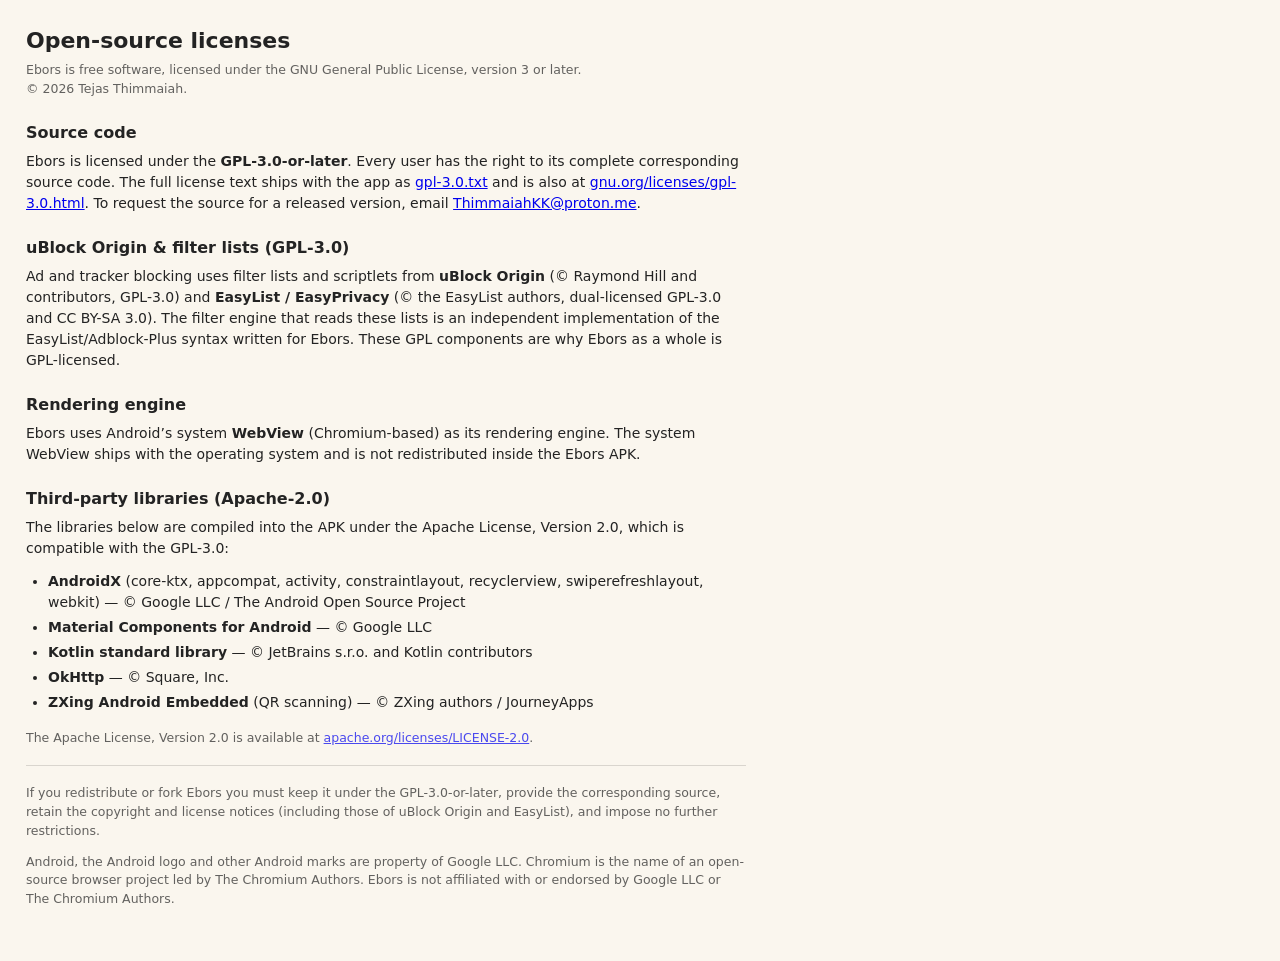
<file: app/src/main/assets/open_source_licenses.html>
<!doctype html>
<html lang="en">
<head>
<meta charset="utf-8">
<meta name="viewport" content="width=device-width, initial-scale=1">
<title>Open-source licenses</title>
<style>
  :root { color-scheme: light dark; }
  body { font: 14px/1.5 -apple-system, system-ui, sans-serif;
         padding: 16px 18px 32px; max-width: 720px;
         color: #232323; background: #faf6ee; }
  h1 { font-size: 22px; margin: 0 0 4px; }
  h2 { font-size: 16px; margin: 22px 0 6px; }
  p { margin: 0 0 12px; }
  ul { padding-left: 22px; margin: 0 0 16px; }
  li { margin: 4px 0; }
  code, pre { font-family: ui-monospace, SFMono-Regular, Consolas, monospace;
              font-size: 12.5px; }
  pre { white-space: pre-wrap; background: #f0eadb; padding: 10px 12px;
        border-radius: 6px; }
  hr { border: 0; border-top: 1px solid #00000022; margin: 18px 0; }
  .muted { opacity: 0.7; font-size: 12.5px; }
  /* Dark rules last so they win over the light base rules above
     (equal specificity → later source order wins). */
  @media (prefers-color-scheme: dark) {
    body { background: #1a1817; color: #e8e3d8; }
    a { color: #f0a079; }
    pre { background: #232020; color: #e8e3d8; }
    hr { border-top-color: #ffffff22; }
  }
</style>
</head>
<body>
<h1>Open-source licenses</h1>
<p class="muted">Ebors is free software, licensed under the
GNU General Public License, version 3 or later.<br>
© 2026 Tejas Thimmaiah.</p>

<h2>Source code</h2>
<p>Ebors is licensed under the <strong>GPL-3.0-or-later</strong>. Every user
has the right to its complete corresponding source code. The full license
text ships with the app as <a href="gpl-3.0.txt">gpl-3.0.txt</a> and is also
at <a href="https://www.gnu.org/licenses/gpl-3.0.html">gnu.org/licenses/gpl-3.0.html</a>.
To request the source for a released version, email
<a href="mailto:ThimmaiahKK@proton.me">ThimmaiahKK@proton.me</a>.</p>

<h2>uBlock Origin &amp; filter lists (GPL-3.0)</h2>
<p>Ad and tracker blocking uses filter lists and scriptlets from
<strong>uBlock Origin</strong> (© Raymond Hill and contributors, GPL-3.0)
and <strong>EasyList / EasyPrivacy</strong> (© the EasyList authors,
dual-licensed GPL-3.0 and CC BY-SA 3.0). The filter engine that reads these
lists is an independent implementation of the EasyList/Adblock-Plus syntax
written for Ebors. These GPL components are why Ebors as a whole is
GPL-licensed.</p>

<h2>Rendering engine</h2>
<p>Ebors uses Android&rsquo;s system <strong>WebView</strong> (Chromium-based)
as its rendering engine. The system WebView ships with the operating system
and is not redistributed inside the Ebors APK.</p>

<h2>Third-party libraries (Apache-2.0)</h2>
<p>The libraries below are compiled into the APK under the Apache License,
Version 2.0, which is compatible with the GPL-3.0:</p>
<ul>
  <li><strong>AndroidX</strong> (core-ktx, appcompat, activity, constraintlayout,
      recyclerview, swiperefreshlayout, webkit) &mdash;
      © Google LLC / The Android Open Source Project</li>
  <li><strong>Material Components for Android</strong> &mdash; © Google LLC</li>
  <li><strong>Kotlin standard library</strong> &mdash;
      © JetBrains s.r.o. and Kotlin contributors</li>
  <li><strong>OkHttp</strong> &mdash; © Square, Inc.</li>
  <li><strong>ZXing Android Embedded</strong> (QR scanning) &mdash;
      © ZXing authors / JourneyApps</li>
</ul>
<p class="muted">The Apache License, Version 2.0 is available at
<a href="http://www.apache.org/licenses/LICENSE-2.0">apache.org/licenses/LICENSE-2.0</a>.</p>

<hr>

<p class="muted">If you redistribute or fork Ebors you must keep it under the
GPL-3.0-or-later, provide the corresponding source, retain the copyright and
license notices (including those of uBlock Origin and EasyList), and impose no
further restrictions.</p>

<p class="muted">Android, the Android logo and other Android marks are
property of Google LLC. Chromium is the name of an open-source browser
project led by The Chromium Authors. Ebors is not affiliated with or
endorsed by Google LLC or The Chromium Authors.</p>

</body>
</html>
</file>
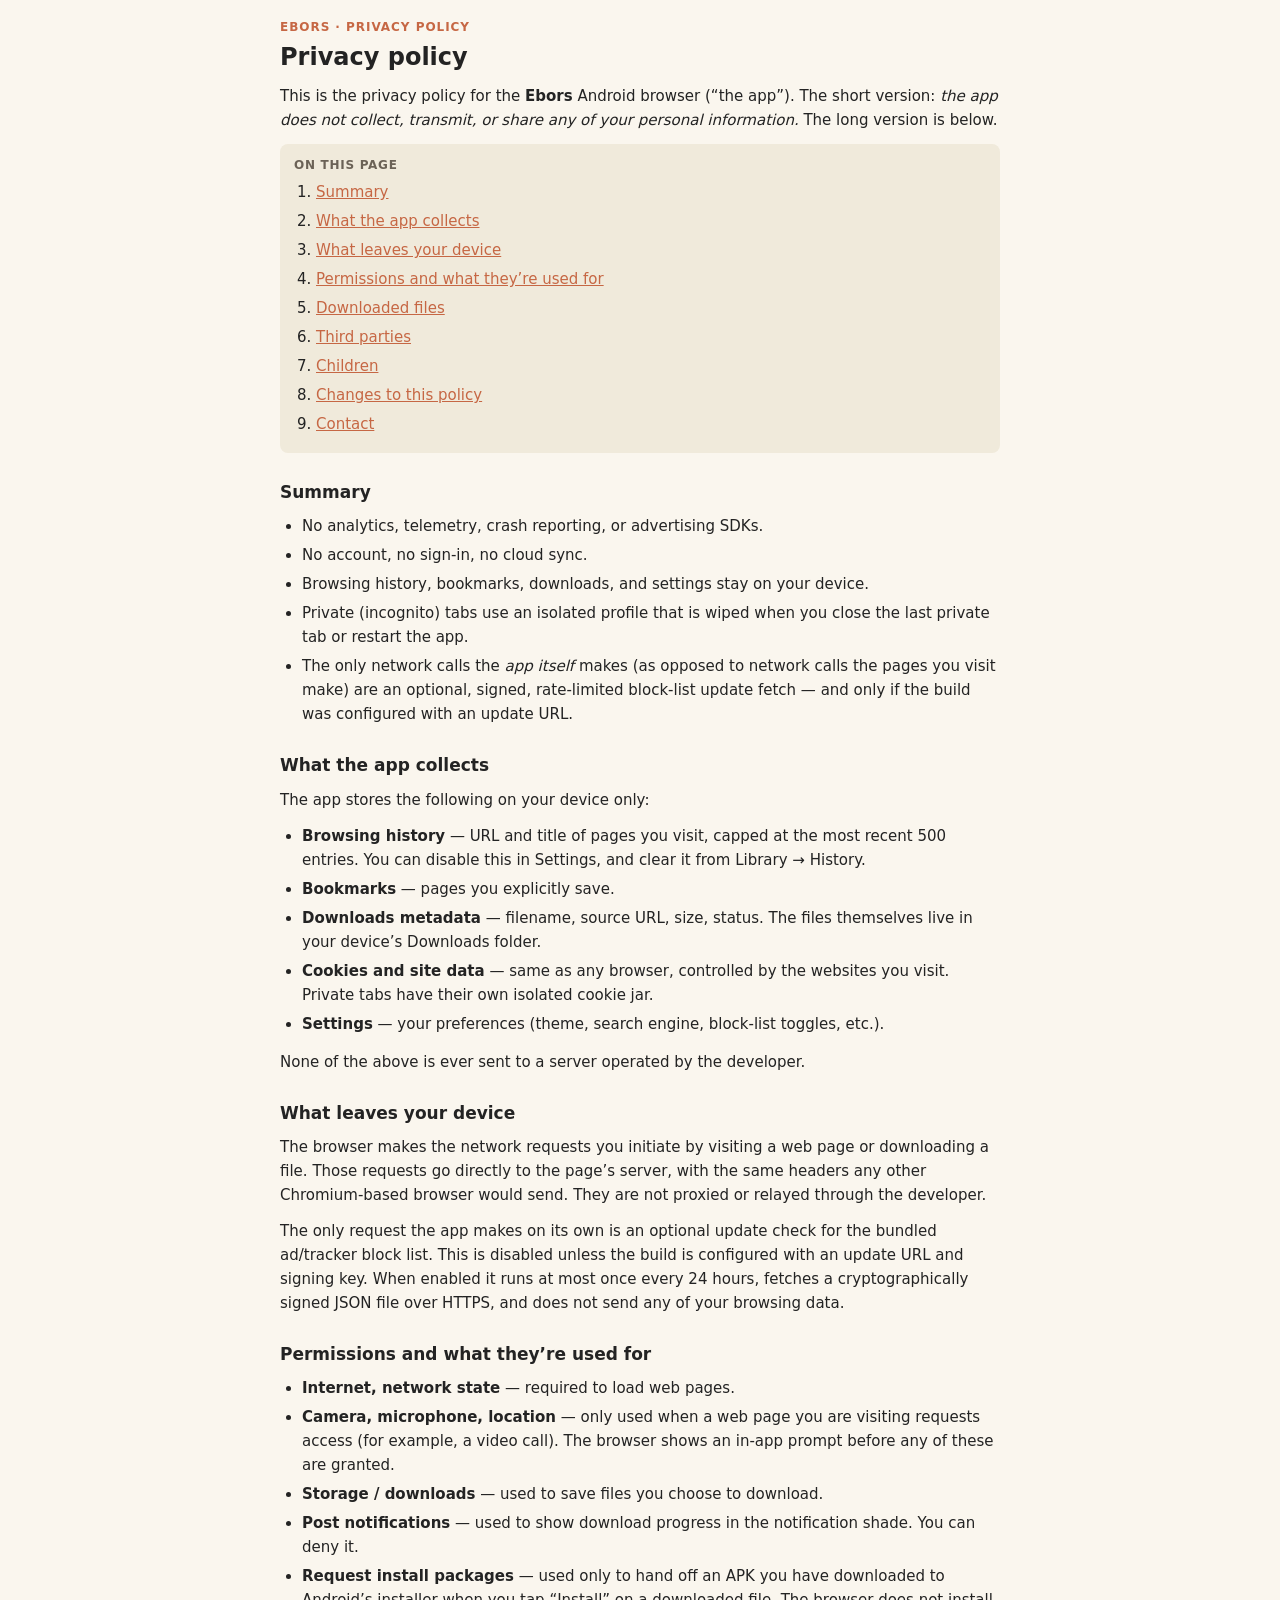
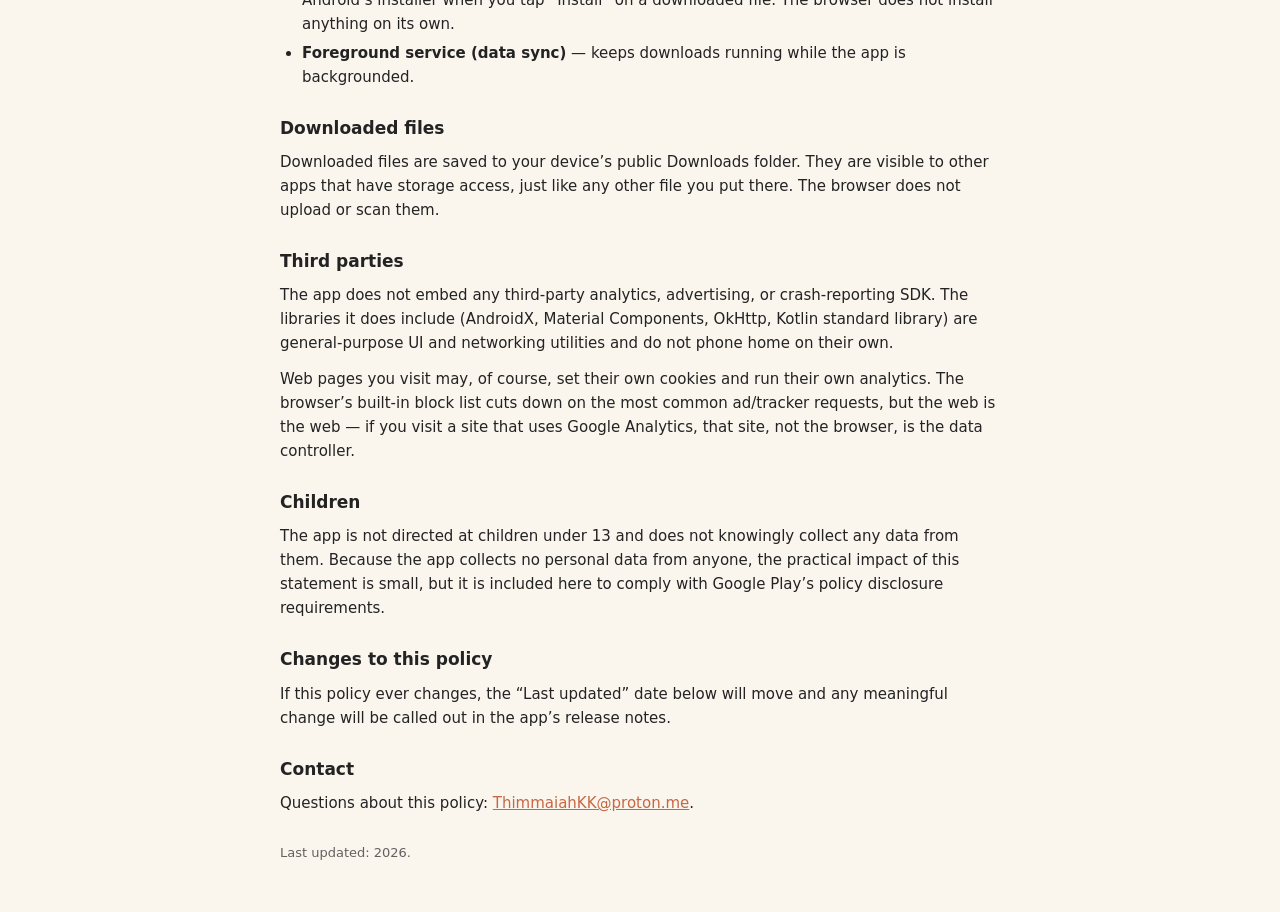
<file: app/src/main/assets/privacy.html>
<!doctype html>
<html lang="en">
<head>
<meta charset="utf-8">
<meta name="viewport" content="width=device-width, initial-scale=1">
<title>Privacy policy</title>
<style>
  :root { color-scheme: light dark; }
  body { font: 15px/1.6 -apple-system, system-ui, sans-serif;
         padding: 18px 18px 36px; max-width: 720px; margin: 0 auto;
         color: #232323; background: #faf6ee; }
  .eyebrow { text-transform: uppercase; letter-spacing: 0.08em;
             font-size: 12px; font-weight: 700; color: #c66744; margin: 0 0 6px; }
  h1 { font-size: 24px; margin: 0 0 12px; line-height: 1.2; }
  h2 { font-size: 17px; margin: 26px 0 8px; }
  p { margin: 0 0 12px; }
  ul, ol { padding-left: 22px; margin: 0 0 14px; }
  li { margin: 5px 0; }
  a { color: #c66744; }
  strong { font-weight: 700; }
  .toc { background: #f0eadb; border-radius: 8px; padding: 12px 14px; margin: 4px 0 20px; }
  .toc strong { display: block; margin-bottom: 4px; font-size: 12px;
                text-transform: uppercase; letter-spacing: 0.06em; color: #6b6256; }
  .toc ol { margin: 0; }
  .muted { opacity: 0.7; font-size: 13px; margin-top: 28px; }
  /* Dark rules last so they win over the light base rules above. */
  @media (prefers-color-scheme: dark) {
    body { background: #1a1817; color: #e8e3d8; }
    .eyebrow, a { color: #f0a079; }
    .toc { background: #232020; }
    .toc strong { color: #a89e8d; }
  }
</style>
</head>
<body>

<p class="eyebrow">Ebors &middot; Privacy policy</p>
<h1>Privacy policy</h1>
<p>
  This is the privacy policy for the <strong>Ebors</strong>
  Android browser (&ldquo;the app&rdquo;). The short version:
  <em>the app does not collect, transmit, or share any of your
  personal information.</em> The long version is below.
</p>

<div class="toc">
  <strong>On this page</strong>
  <ol>
    <li><a href="#summary">Summary</a></li>
    <li><a href="#what-is-collected">What the app collects</a></li>
    <li><a href="#what-is-sent">What leaves your device</a></li>
    <li><a href="#permissions">Permissions and what they&rsquo;re used for</a></li>
    <li><a href="#downloads">Downloaded files</a></li>
    <li><a href="#third-parties">Third parties</a></li>
    <li><a href="#children">Children</a></li>
    <li><a href="#changes">Changes to this policy</a></li>
    <li><a href="#contact">Contact</a></li>
  </ol>
</div>

<h2 id="summary">Summary</h2>
<ul>
  <li>No analytics, telemetry, crash reporting, or advertising SDKs.</li>
  <li>No account, no sign-in, no cloud sync.</li>
  <li>Browsing history, bookmarks, downloads, and settings stay on
      your device.</li>
  <li>Private (incognito) tabs use an isolated profile that is
      wiped when you close the last private tab or restart the app.</li>
  <li>The only network calls the <em>app itself</em> makes (as
      opposed to network calls the pages you visit make) are an
      optional, signed, rate-limited block-list update fetch &mdash;
      and only if the build was configured with an update URL.</li>
</ul>

<h2 id="what-is-collected">What the app collects</h2>
<p>
  The app stores the following on your device only:
</p>
<ul>
  <li><strong>Browsing history</strong> &mdash; URL and title of
      pages you visit, capped at the most recent 500 entries.
      You can disable this in Settings, and clear it from
      Library &rarr; History.</li>
  <li><strong>Bookmarks</strong> &mdash; pages you explicitly save.</li>
  <li><strong>Downloads metadata</strong> &mdash; filename, source URL,
      size, status. The files themselves live in your device&rsquo;s
      Downloads folder.</li>
  <li><strong>Cookies and site data</strong> &mdash; same as any
      browser, controlled by the websites you visit. Private tabs
      have their own isolated cookie jar.</li>
  <li><strong>Settings</strong> &mdash; your preferences (theme,
      search engine, block-list toggles, etc.).</li>
</ul>
<p>
  None of the above is ever sent to a server operated by the
  developer.
</p>

<h2 id="what-is-sent">What leaves your device</h2>
<p>
  The browser makes the network requests you initiate by visiting
  a web page or downloading a file. Those requests go directly to
  the page&rsquo;s server, with the same headers any other
  Chromium-based browser would send. They are not proxied or
  relayed through the developer.
</p>
<p>
  The only request the app makes on its own is an optional update
  check for the bundled ad/tracker block list. This is disabled
  unless the build is configured with an update URL and signing
  key. When enabled it runs at most once every 24 hours, fetches a
  cryptographically signed JSON file over HTTPS, and does not send
  any of your browsing data.
</p>

<h2 id="permissions">Permissions and what they&rsquo;re used for</h2>
<ul>
  <li><strong>Internet, network state</strong> &mdash; required to
      load web pages.</li>
  <li><strong>Camera, microphone, location</strong> &mdash; only
      used when a web page you are visiting requests access (for
      example, a video call). The browser shows an in-app prompt
      before any of these are granted.</li>
  <li><strong>Storage / downloads</strong> &mdash; used to save
      files you choose to download.</li>
  <li><strong>Post notifications</strong> &mdash; used to show
      download progress in the notification shade. You can deny it.</li>
  <li><strong>Request install packages</strong> &mdash; used only
      to hand off an APK you have downloaded to Android&rsquo;s
      installer when you tap &ldquo;Install&rdquo; on a downloaded
      file. The browser does not install anything on its own.</li>
  <li><strong>Foreground service (data sync)</strong> &mdash; keeps
      downloads running while the app is backgrounded.</li>
</ul>

<h2 id="downloads">Downloaded files</h2>
<p>
  Downloaded files are saved to your device&rsquo;s public
  Downloads folder. They are visible to other apps that have
  storage access, just like any other file you put there. The
  browser does not upload or scan them.
</p>

<h2 id="third-parties">Third parties</h2>
<p>
  The app does not embed any third-party analytics, advertising,
  or crash-reporting SDK. The libraries it does include
  (AndroidX, Material Components, OkHttp, Kotlin standard
  library) are general-purpose UI and networking utilities and
  do not phone home on their own.
</p>
<p>
  Web pages you visit may, of course, set their own cookies and
  run their own analytics. The browser&rsquo;s built-in block
  list cuts down on the most common ad/tracker requests, but the
  web is the web &mdash; if you visit a site that uses Google
  Analytics, that site, not the browser, is the data controller.
</p>

<h2 id="children">Children</h2>
<p>
  The app is not directed at children under 13 and does not
  knowingly collect any data from them. Because the app collects
  no personal data from anyone, the practical impact of this
  statement is small, but it is included here to comply with
  Google Play&rsquo;s policy disclosure requirements.
</p>

<h2 id="changes">Changes to this policy</h2>
<p>
  If this policy ever changes, the &ldquo;Last updated&rdquo;
  date below will move and any meaningful change will be called
  out in the app&rsquo;s release notes.
</p>

<h2 id="contact">Contact</h2>
<p>
  Questions about this policy: <a href="mailto:ThimmaiahKK@proton.me">ThimmaiahKK@proton.me</a>.
</p>
<p class="muted">
  Last updated: 2026.
</p>

</body>
</html>
</file>
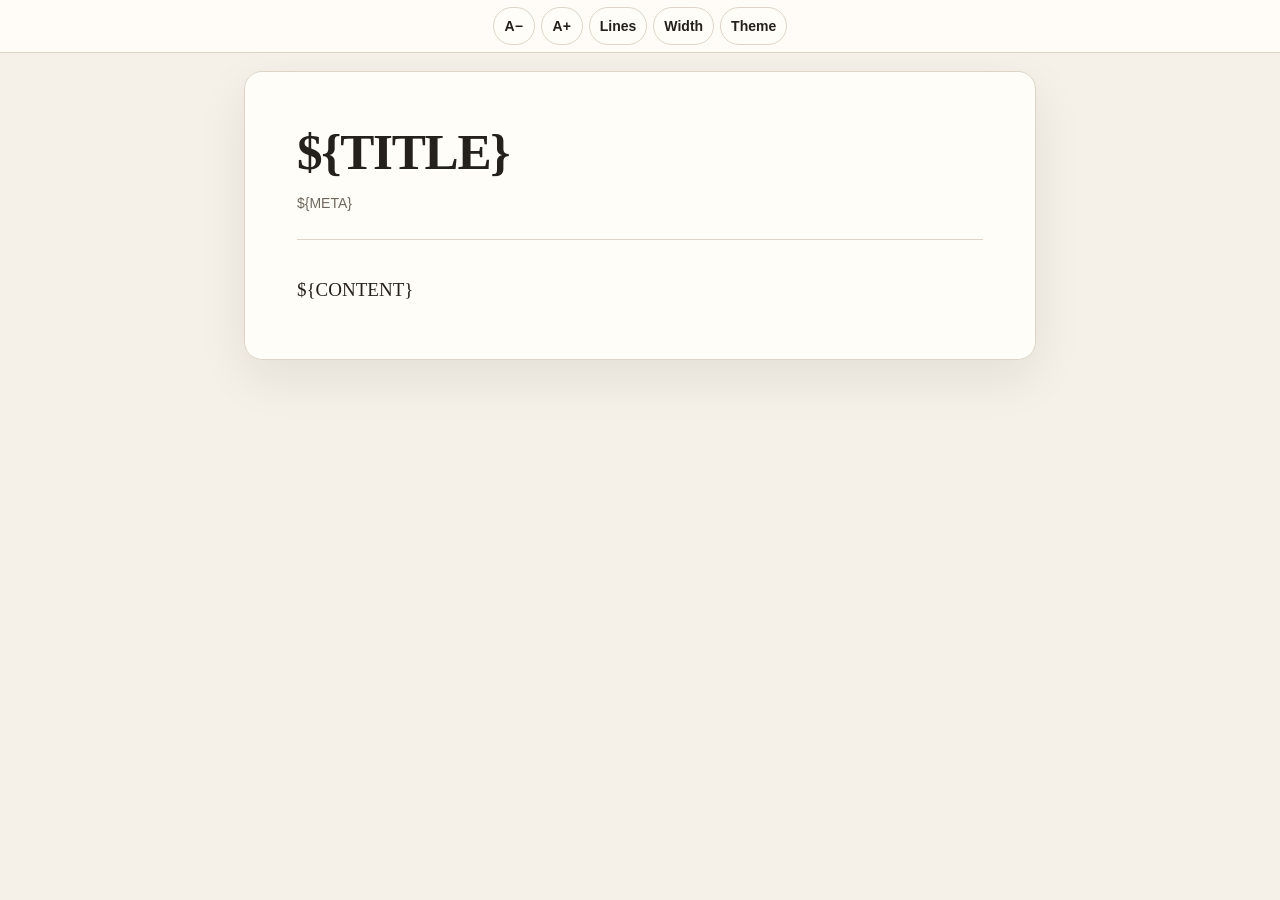
<file: app/src/main/assets/reader.html>
<!DOCTYPE html>
<html lang="${LANG}" dir="${DIR}">
<head>
    <meta charset="utf-8">
    <meta name="viewport" content="width=device-width, initial-scale=1">
    <title>${TITLE}</title>
    <style>
        :root {
            color-scheme: light dark;
            --page: #f5f1e9;
            --paper: #fffdf8;
            --ink: #24211d;
            --muted: #6e675d;
            --link: #8c3d2d;
            --rule: #ddd4c6;
            --code: #eee8dd;
            --font-size: 19px;
            --line-height: 1.72;
            --measure: 720px;
        }
        @media (prefers-color-scheme: dark) {
            :root {
                --page: #161412;
                --paper: #1e1b18;
                --ink: #eee9df;
                --muted: #aaa196;
                --link: #ef9b83;
                --rule: #3d3832;
                --code: #2b2723;
            }
        }

        * { box-sizing: border-box; }
        html { background: var(--page); color: var(--ink); scroll-behavior: smooth; }
        body {
            margin: 0;
            min-height: 100vh;
            background: var(--page);
            -webkit-text-size-adjust: 100%;
            text-rendering: optimizeLegibility;
        }

        .reader-progress {
            position: fixed;
            inset: 0 auto auto 0;
            z-index: 20;
            width: 0;
            height: 3px;
            background: var(--link);
        }
        .reader-toolbar {
            position: sticky;
            top: 0;
            z-index: 10;
            display: flex;
            align-items: center;
            justify-content: center;
            gap: 6px;
            min-height: 52px;
            padding: 7px 12px;
            background: color-mix(in srgb, var(--paper) 92%, transparent);
            border-bottom: 1px solid var(--rule);
            backdrop-filter: blur(14px);
            -webkit-backdrop-filter: blur(14px);
            font-family: -apple-system, BlinkMacSystemFont, "Segoe UI", sans-serif;
        }
        .reader-toolbar button {
            min-width: 42px;
            min-height: 38px;
            padding: 7px 10px;
            border: 1px solid var(--rule);
            border-radius: 999px;
            background: var(--paper);
            color: var(--ink);
            font: 600 14px/1 sans-serif;
        }
        .reader-toolbar button:focus-visible {
            outline: 3px solid color-mix(in srgb, var(--link) 45%, transparent);
            outline-offset: 2px;
        }

        main.reader-shell {
            width: min(calc(100% - 24px), calc(var(--measure) + 72px));
            margin: 18px auto 56px;
            padding: clamp(25px, 6vw, 52px);
            background: var(--paper);
            border: 1px solid var(--rule);
            border-radius: 18px;
            box-shadow: 0 18px 50px rgba(30, 24, 18, 0.08);
        }
        header.reader-header {
            margin-bottom: 34px;
            padding-bottom: 24px;
            border-bottom: 1px solid var(--rule);
        }
        header.reader-header h1 {
            margin: 0 0 14px;
            font: 750 clamp(2rem, 7vw, 3.2rem)/1.08 Georgia, "Times New Roman", serif;
            letter-spacing: -0.025em;
            text-wrap: balance;
        }
        .reader-meta {
            color: var(--muted);
            font: 500 14px/1.55 -apple-system, BlinkMacSystemFont, "Segoe UI", sans-serif;
        }

        article.reader-content {
            font: var(--font-size)/var(--line-height) Charter, Georgia, "Times New Roman", serif;
            overflow-wrap: anywhere;
            hyphens: auto;
        }
        article.reader-content > :first-child { margin-top: 0; }
        article.reader-content p { margin: 0 0 1.25em; }
        article.reader-content h1,
        article.reader-content h2,
        article.reader-content h3,
        article.reader-content h4,
        article.reader-content h5,
        article.reader-content h6 {
            margin: 1.7em 0 0.62em;
            font-family: -apple-system, BlinkMacSystemFont, "Segoe UI", sans-serif;
            line-height: 1.24;
            letter-spacing: -0.012em;
            text-wrap: balance;
        }
        article.reader-content h2 { font-size: 1.48em; }
        article.reader-content h3 { font-size: 1.25em; }
        article.reader-content a {
            color: var(--link);
            text-decoration-thickness: 0.08em;
            text-underline-offset: 0.16em;
        }
        article.reader-content img,
        article.reader-content video {
            display: block;
            max-width: 100%;
            height: auto;
            margin: 1.45em auto;
            border-radius: 10px;
        }
        article.reader-content audio { width: 100%; margin: 1.3em 0; }
        article.reader-content figure { margin: 1.6em 0; }
        article.reader-content figcaption {
            margin-top: 9px;
            color: var(--muted);
            text-align: center;
            font: 14px/1.5 -apple-system, BlinkMacSystemFont, "Segoe UI", sans-serif;
        }
        article.reader-content blockquote {
            margin: 1.4em 0;
            padding: 0.25em 0 0.25em 1.1em;
            border-inline-start: 4px solid var(--link);
            color: var(--muted);
            font-style: italic;
        }
        article.reader-content code {
            padding: 0.12em 0.32em;
            border-radius: 4px;
            background: var(--code);
            font: 0.88em/1.5 "SFMono-Regular", Consolas, monospace;
        }
        article.reader-content pre {
            max-width: 100%;
            padding: 16px;
            overflow: auto;
            border-radius: 9px;
            background: var(--code);
            line-height: 1.5;
            tab-size: 4;
        }
        article.reader-content pre code { padding: 0; background: none; }
        article.reader-content ul,
        article.reader-content ol { margin: 0 0 1.25em; padding-inline-start: 1.55em; }
        article.reader-content li { margin: 0.35em 0; }
        article.reader-content table {
            display: block;
            width: 100%;
            margin: 1.4em 0;
            overflow-x: auto;
            border-collapse: collapse;
            font-family: -apple-system, BlinkMacSystemFont, "Segoe UI", sans-serif;
            font-size: 0.86em;
        }
        article.reader-content th,
        article.reader-content td {
            padding: 9px 11px;
            border: 1px solid var(--rule);
            text-align: start;
        }
        article.reader-content hr { margin: 2.2em 0; border: 0; border-top: 1px solid var(--rule); }

        html[data-theme="light"] {
            color-scheme: light;
            --page: #f5f1e9; --paper: #fffdf8; --ink: #24211d;
            --muted: #6e675d; --link: #8c3d2d; --rule: #ddd4c6; --code: #eee8dd;
        }
        html[data-theme="dark"] {
            color-scheme: dark;
            --page: #161412; --paper: #1e1b18; --ink: #eee9df;
            --muted: #aaa196; --link: #ef9b83; --rule: #3d3832; --code: #2b2723;
        }
        html[data-theme="sepia"] {
            color-scheme: light;
            --page: #e9ddc5; --paper: #f7edda; --ink: #3b3026;
            --muted: #756555; --link: #925239; --rule: #d2bea0; --code: #eadcc3;
        }

        @media (max-width: 560px) {
            .reader-toolbar { justify-content: space-between; gap: 4px; }
            .reader-toolbar button { min-width: 38px; padding-inline: 8px; }
            main.reader-shell {
                width: 100%;
                margin: 0;
                padding: 30px 22px 54px;
                border-inline: 0;
                border-radius: 0;
                box-shadow: none;
            }
        }
        @media print {
            .reader-toolbar, .reader-progress { display: none; }
            main.reader-shell { width: auto; margin: 0; padding: 0; border: 0; box-shadow: none; }
        }
    </style>
</head>
<body>
    <div class="reader-progress" aria-hidden="true"></div>
    <nav class="reader-toolbar" aria-label="Reader settings">
        <button type="button" data-action="smaller" aria-label="Decrease text size">A−</button>
        <button type="button" data-action="larger" aria-label="Increase text size">A+</button>
        <button type="button" data-action="spacing" aria-label="Change line spacing">Lines</button>
        <button type="button" data-action="width" aria-label="Change reading width">Width</button>
        <button type="button" data-action="theme" aria-label="Change reader theme">Theme</button>
    </nav>
    <main class="reader-shell">
        <header class="reader-header">
            <h1>${TITLE}</h1>
            <div class="reader-meta">${META}</div>
        </header>
        <article class="reader-content">
            ${CONTENT}
        </article>
    </main>
    <script>
        (function () {
            'use strict';
            var root = document.documentElement;
            var size = 19;
            var spacing = 1.72;
            var wide = false;
            var themes = ['', 'light', 'sepia', 'dark'];
            var themeIndex = 0;

            document.querySelector('.reader-toolbar').addEventListener('click', function (event) {
                var action = event.target && event.target.getAttribute('data-action');
                if (!action) return;
                if (action === 'smaller') size = Math.max(15, size - 1);
                if (action === 'larger') size = Math.min(28, size + 1);
                if (action === 'spacing') spacing = spacing >= 1.9 ? 1.55 : spacing + 0.18;
                if (action === 'width') wide = !wide;
                if (action === 'theme') {
                    themeIndex = (themeIndex + 1) % themes.length;
                    if (themes[themeIndex]) root.setAttribute('data-theme', themes[themeIndex]);
                    else root.removeAttribute('data-theme');
                }
                root.style.setProperty('--font-size', size + 'px');
                root.style.setProperty('--line-height', spacing.toFixed(2));
                root.style.setProperty('--measure', wide ? '900px' : '720px');
            });

            var progress = document.querySelector('.reader-progress');
            function updateProgress() {
                var max = document.documentElement.scrollHeight - window.innerHeight;
                var percent = max > 0 ? Math.min(100, Math.max(0, window.scrollY / max * 100)) : 0;
                progress.style.width = percent + '%';
            }
            document.addEventListener('scroll', updateProgress, { passive: true });
            updateProgress();
        })();
    </script>
</body>
</html>
</file>
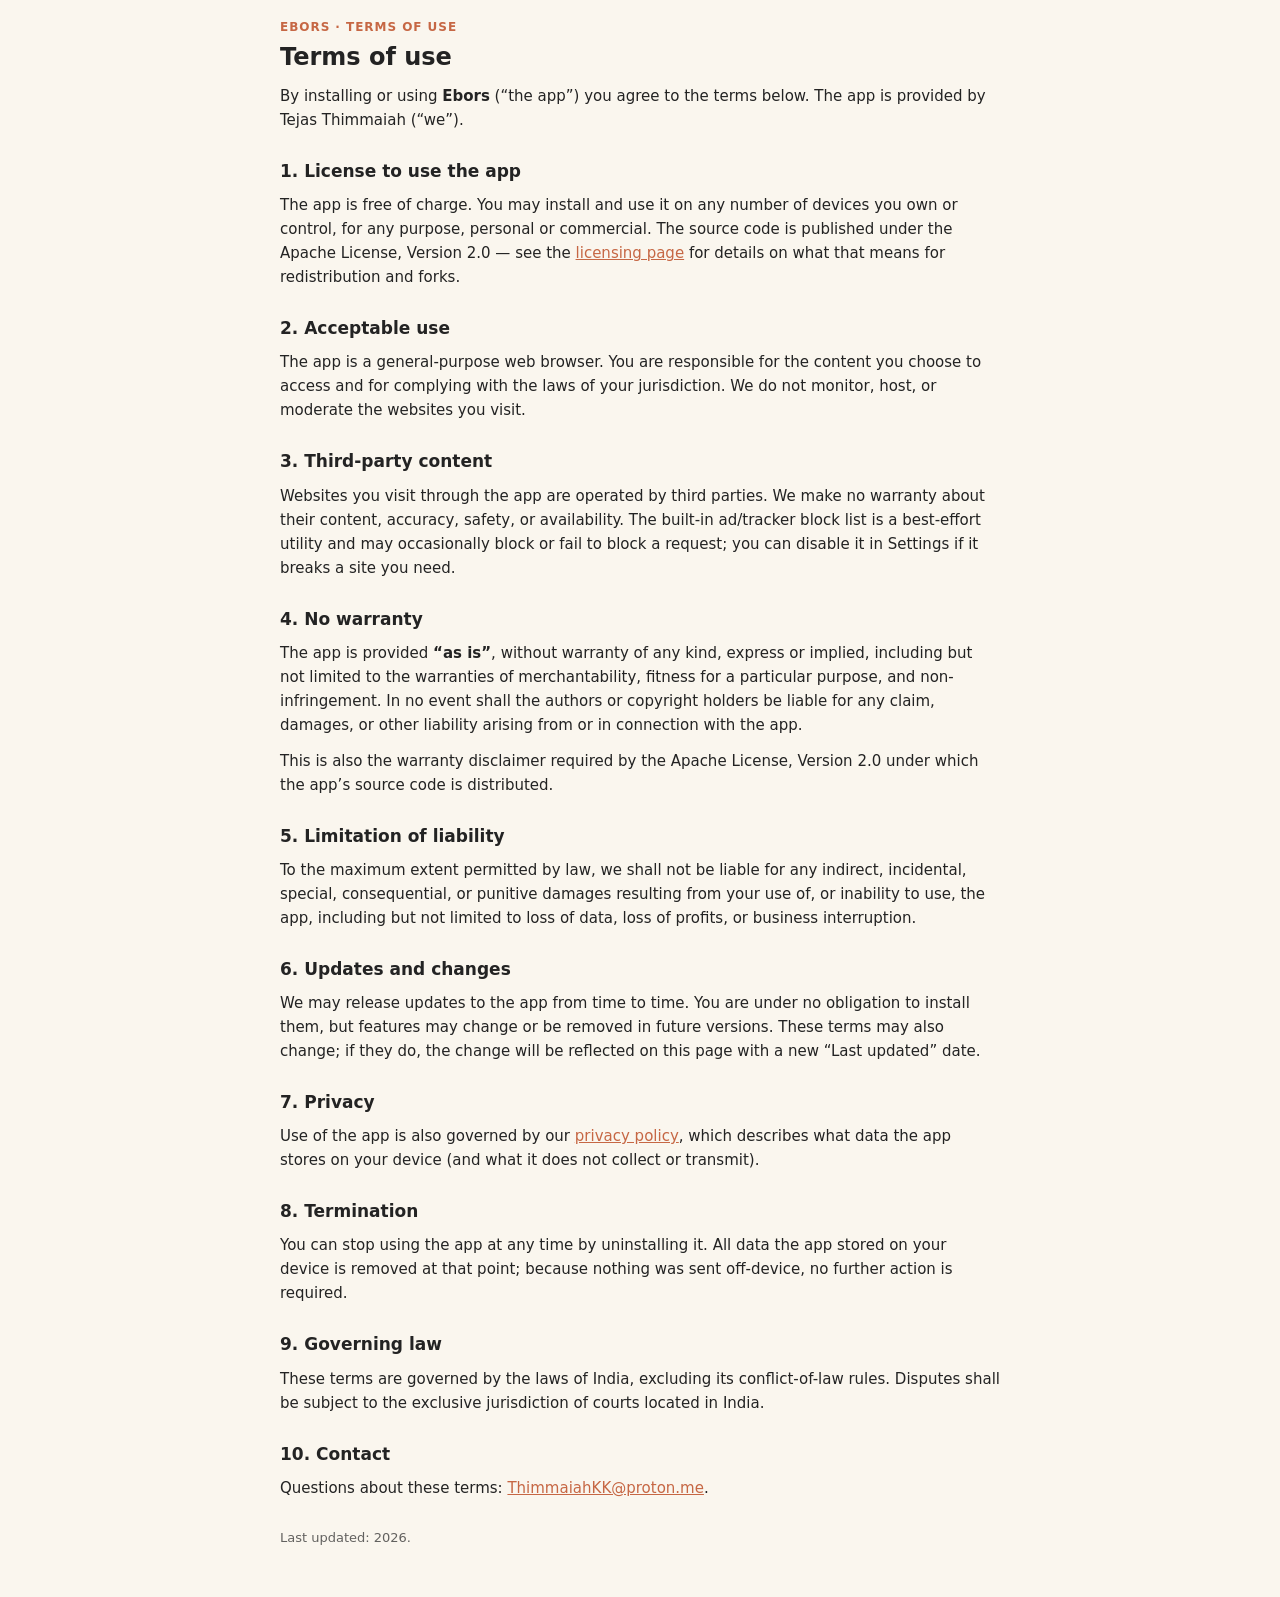
<file: app/src/main/assets/terms.html>
<!doctype html>
<html lang="en">
<head>
<meta charset="utf-8">
<meta name="viewport" content="width=device-width, initial-scale=1">
<title>Terms of use</title>
<style>
  :root { color-scheme: light dark; }
  body { font: 15px/1.6 -apple-system, system-ui, sans-serif;
         padding: 18px 18px 36px; max-width: 720px; margin: 0 auto;
         color: #232323; background: #faf6ee; }
  .eyebrow { text-transform: uppercase; letter-spacing: 0.08em;
             font-size: 12px; font-weight: 700; color: #c66744; margin: 0 0 6px; }
  h1 { font-size: 24px; margin: 0 0 12px; line-height: 1.2; }
  h2 { font-size: 17px; margin: 26px 0 8px; }
  p { margin: 0 0 12px; }
  a { color: #c66744; }
  strong { font-weight: 700; }
  .muted { opacity: 0.7; font-size: 13px; margin-top: 28px; }
  /* Dark rules last so they win over the light base rules above. */
  @media (prefers-color-scheme: dark) {
    body { background: #1a1817; color: #e8e3d8; }
    .eyebrow, a { color: #f0a079; }
  }
</style>
</head>
<body>

<p class="eyebrow">Ebors &middot; Terms of use</p>
<h1>Terms of use</h1>
<p>
  By installing or using <strong>Ebors</strong> (&ldquo;the
  app&rdquo;) you agree to the terms below. The app is provided
  by Tejas Thimmaiah (&ldquo;we&rdquo;).
</p>

<h2 id="license">1. License to use the app</h2>
<p>
  The app is free of charge. You may install and use it on any
  number of devices you own or control, for any purpose, personal
  or commercial. The source code is published under the Apache
  License, Version 2.0 &mdash; see the
  <a href="https://thimmaiah.me/applicencing.html">licensing page</a> for details on
  what that means for redistribution and forks.
</p>

<h2 id="acceptable-use">2. Acceptable use</h2>
<p>
  The app is a general-purpose web browser. You are responsible
  for the content you choose to access and for complying with the
  laws of your jurisdiction. We do not monitor, host, or moderate
  the websites you visit.
</p>

<h2 id="content">3. Third-party content</h2>
<p>
  Websites you visit through the app are operated by third
  parties. We make no warranty about their content, accuracy,
  safety, or availability. The built-in ad/tracker block list is
  a best-effort utility and may occasionally block or fail to
  block a request; you can disable it in Settings if it breaks a
  site you need.
</p>

<h2 id="warranty">4. No warranty</h2>
<p>
  The app is provided <strong>&ldquo;as is&rdquo;</strong>, without
  warranty of any kind, express or implied, including but not
  limited to the warranties of merchantability, fitness for a
  particular purpose, and non-infringement. In no event shall the
  authors or copyright holders be liable for any claim, damages,
  or other liability arising from or in connection with the app.
</p>
<p>
  This is also the warranty disclaimer required by the Apache
  License, Version 2.0 under which the app&rsquo;s source code is
  distributed.
</p>

<h2 id="liability">5. Limitation of liability</h2>
<p>
  To the maximum extent permitted by law, we shall not be liable
  for any indirect, incidental, special, consequential, or
  punitive damages resulting from your use of, or inability to
  use, the app, including but not limited to loss of data, loss
  of profits, or business interruption.
</p>

<h2 id="updates">6. Updates and changes</h2>
<p>
  We may release updates to the app from time to time. You are
  under no obligation to install them, but features may change
  or be removed in future versions. These terms may also change;
  if they do, the change will be reflected on this page with a
  new &ldquo;Last updated&rdquo; date.
</p>

<h2 id="privacy">7. Privacy</h2>
<p>
  Use of the app is also governed by our
  <a href="privacy.html">privacy policy</a>, which describes what
  data the app stores on your device (and what it does not
  collect or transmit).
</p>

<h2 id="termination">8. Termination</h2>
<p>
  You can stop using the app at any time by uninstalling it. All
  data the app stored on your device is removed at that point;
  because nothing was sent off-device, no further action is
  required.
</p>

<h2 id="governing-law">9. Governing law</h2>
<p>
  These terms are governed by the laws of India, excluding its
  conflict-of-law rules. Disputes shall be subject to the
  exclusive jurisdiction of courts located in India.
</p>

<h2 id="contact">10. Contact</h2>
<p>
  Questions about these terms: <a href="mailto:ThimmaiahKK@proton.me">ThimmaiahKK@proton.me</a>.
</p>
<p class="muted">
  Last updated: 2026.
</p>

</body>
</html>
</file>
<file: jnsbeexbu2332/css/main.css>
/* =========================================================================
   NODE 02 stylesheet  (accent: cyan/amber)
   ------------------------------------------------------------------------- */
:root{
  --bg:#04070a; --bg2:#0a0d12;
  --neon:#00e5ff; --neon-dim:#0a6f8f; --accent:#ffcc00; --danger:#ff3b6b;
  --text:#d6f4ff; --muted:#6a8390; --mono:'JetBrains Mono','Share Tech Mono',monospace;
}
*{box-sizing:border-box;margin:0;padding:0}
html,body{height:100%}
body{background:radial-gradient(1200px 800px at 50% -10%,var(--bg2),var(--bg) 60%);
  color:var(--text);font-family:var(--mono);overflow-x:hidden;line-height:1.6}
.hidden{display:none !important}

#matrix{position:fixed;inset:0;z-index:0;opacity:.3}
.scanlines{position:fixed;inset:0;z-index:2;pointer-events:none;
  background:repeating-linear-gradient(0deg,rgba(0,0,0,0) 0 2px,rgba(0,0,0,.18) 3px 4px);mix-blend-mode:multiply}
.vignette{position:fixed;inset:0;z-index:1;pointer-events:none;
  background:radial-gradient(circle at 50% 40%,transparent 50%,rgba(0,0,0,.7) 100%)}

.shell{position:relative;z-index:3;max-width:1000px;margin:0 auto;padding:54px 20px 80px;
  animation:fadeUp .8s ease both}
@keyframes fadeUp{from{opacity:0;transform:translateY(18px)}to{opacity:1;transform:none}}
@keyframes blink{50%{opacity:0}}
.blink{animation:blink 1.4s steps(2) infinite}

.hero{text-align:center;margin-bottom:34px}
.tag{color:var(--muted);letter-spacing:3px;font-size:12px;text-transform:uppercase}
h1.glitch{font-size:clamp(34px,7vw,76px);font-weight:800;letter-spacing:4px;margin-top:8px;color:var(--neon);
  text-shadow:0 0 18px rgba(0,229,255,.6),0 0 42px rgba(0,229,255,.3)}
.glitch{position:relative}
.glitch::before,.glitch::after{content:attr(data-text);position:absolute;inset:0;overflow:hidden}
.glitch::before{left:2px;text-shadow:-2px 0 var(--danger);animation:gl1 2.6s infinite linear alternate-reverse}
.glitch::after{left:-2px;text-shadow:-2px 0 var(--accent);animation:gl2 3.4s infinite linear alternate-reverse}
@keyframes gl1{0%{clip-path:inset(8% 0 86% 0)}50%{clip-path:inset(58% 0 22% 0)}100%{clip-path:inset(32% 0 53% 0)}}
@keyframes gl2{0%{clip-path:inset(72% 0 10% 0)}50%{clip-path:inset(22% 0 63% 0)}100%{clip-path:inset(47% 0 33% 0)}}
.stage{margin-top:14px;color:var(--accent);font-size:13px;letter-spacing:2px}

.letter{background:rgba(10,16,22,.6);border:1px solid rgba(0,229,255,.16);border-radius:10px;
  padding:24px 26px;margin:0 auto 30px;max-width:760px;backdrop-filter:blur(2px)}
.letter p{margin-bottom:14px}.letter .hi{color:var(--accent);font-weight:600}

/* memory logs (flip cards) */
.logs{display:grid;grid-template-columns:repeat(4,1fr);gap:16px;margin-bottom:36px}
@media(max-width:680px){.logs{grid-template-columns:repeat(2,1fr)}}
.logcard{height:120px;perspective:800px;cursor:pointer}
.logcard .lc-front,.logcard .lc-back{position:absolute;inset:0;display:flex;align-items:center;justify-content:center;
  text-align:center;padding:14px;border-radius:10px;backface-visibility:hidden;transition:transform .6s;border:1px solid rgba(0,229,255,.25)}
.logcard{position:relative}
.lc-front{background:linear-gradient(180deg,rgba(0,229,255,.08),transparent);color:var(--neon);letter-spacing:2px;font-weight:700}
.lc-back{background:rgba(4,12,16,.92);color:var(--text);transform:rotateY(180deg);font-size:13px}
.logcard:hover .lc-front{transform:rotateY(180deg)}
.logcard:hover .lc-back{transform:rotateY(360deg)}

/* decryptor */
.decryptor{border:1px solid rgba(0,229,255,.3);border-radius:12px;padding:24px;
  background:rgba(2,8,11,.82);box-shadow:0 0 40px rgba(0,0,0,.5)}
.dz-head{color:var(--neon);letter-spacing:2px;margin-bottom:10px;font-weight:700}
.dz-note{color:var(--muted);font-size:13.5px;margin-bottom:18px}
.dz-row{display:flex;gap:10px;align-items:center;flex-wrap:wrap}
.prompt{color:var(--accent);font-weight:700}
.dz-input{flex:1;min-width:200px;background:rgba(0,0,0,.4);border:1px solid rgba(0,229,255,.3);border-radius:6px;
  padding:12px 14px;color:var(--text);font-family:var(--mono);font-size:15px;outline:none;letter-spacing:2px}
.dz-input:focus{border-color:var(--neon);box-shadow:0 0 16px rgba(0,229,255,.3)}
.dz-btn{padding:12px 20px;border:1px solid var(--neon);background:transparent;color:var(--neon);
  border-radius:6px;cursor:pointer;letter-spacing:2px;font-family:var(--mono);transition:.2s}
.dz-btn:hover{background:var(--neon);color:#021016}
.dz-msg{margin-top:14px;font-size:13.5px;min-height:20px}
.dz-msg.ok{color:var(--neon)}.dz-msg.err{color:var(--danger)}
.dz-reveal{margin-top:18px;text-align:center}
.dz-reveal a{display:inline-block;margin-top:10px;padding:13px 24px;border:1px solid var(--accent);color:var(--accent);
  text-decoration:none;border-radius:6px;letter-spacing:2px;box-shadow:0 0 22px rgba(255,204,0,.25);transition:.25s}
.dz-reveal a:hover{background:var(--accent);color:#1a1500}

.foot{display:flex;justify-content:space-between;margin-top:34px;color:var(--muted);font-size:11px;flex-wrap:wrap;gap:8px}
.foot .muted{opacity:.7}
</file>
<file: SBDH/css/main.css>
/* =========================================================================
   SBDH — stage 01 stylesheet
   ------------------------------------------------------------------------- */
:root{
  --bg:#04070a;
  --bg2:#070d12;
  --neon:#00ff9c;
  --neon-dim:#0a8f5d;
  --cyan:#00e5ff;
  --amber:#ffcc00;
  --danger:#ff3b6b;
  --text:#c9ffe9;
  --muted:#5f7d72;
  --mono:'JetBrains Mono','Share Tech Mono',monospace;

  /* --- frame integrity table (do not edit) --- */
  --sig-1:"524f";           /* fragment 1 of 3 */
  --cache-id:"6e6f7065203a29"; /* rolling cache checksum */
  --build-salt:"a17f-22cd";
}

*{box-sizing:border-box;margin:0;padding:0}
html,body{height:100%}
body{
  background:radial-gradient(1200px 800px at 50% -10%,var(--bg2),var(--bg) 60%);
  color:var(--text);
  font-family:var(--mono);
  overflow-x:hidden;
  line-height:1.6;
}
.hidden{display:none !important}

/* ---- background fx ---- */
#matrix{position:fixed;inset:0;z-index:0;opacity:.35}
.scanlines{
  position:fixed;inset:0;z-index:2;pointer-events:none;
  background:repeating-linear-gradient(0deg,rgba(0,0,0,0) 0 2px,rgba(0,0,0,.18) 3px 4px);
  mix-blend-mode:multiply;animation:flicker 6s infinite;
}
.vignette{position:fixed;inset:0;z-index:1;pointer-events:none;
  background:radial-gradient(circle at 50% 40%,transparent 50%,rgba(0,0,0,.7) 100%)}
@keyframes flicker{0%,97%,100%{opacity:.9}98%{opacity:.65}99%{opacity:1}}

.shell{position:relative;z-index:3;max-width:1040px;margin:0 auto;padding:48px 20px 80px}

/* ---- boot ---- */
.boot{min-height:60vh;display:flex;align-items:center}
.bootlog{font-size:14px;color:var(--neon);text-shadow:0 0 8px rgba(0,255,156,.6);white-space:pre-wrap}
.cursorline::after{content:"▋";animation:blink 1s steps(2) infinite}
@keyframes blink{50%{opacity:0}}
.blink{animation:blink 1.4s steps(2) infinite;color:var(--neon)}

/* ---- hero ---- */
.content{animation:fadeUp .8s ease both}
@keyframes fadeUp{from{opacity:0;transform:translateY(18px)}to{opacity:1;transform:none}}
.hero{text-align:center;margin-bottom:42px}
.tag{color:var(--muted);letter-spacing:3px;font-size:12px;text-transform:uppercase}
h1.glitch{font-size:clamp(34px,7vw,72px);font-weight:800;letter-spacing:4px;margin-top:8px}
h2.name{font-size:clamp(40px,9vw,96px);color:var(--neon);
  text-shadow:0 0 18px rgba(0,255,156,.7),0 0 40px rgba(0,255,156,.35)}
.stage{margin-top:14px;color:var(--cyan);font-size:13px;letter-spacing:2px}

/* glitch */
.glitch{position:relative;color:#eafff6}
.glitch::before,.glitch::after{
  content:attr(data-text);position:absolute;inset:0;overflow:hidden;clip-path:inset(0)}
.glitch::before{left:2px;text-shadow:-2px 0 var(--danger);animation:gl1 2.6s infinite linear alternate-reverse}
.glitch::after{left:-2px;text-shadow:-2px 0 var(--cyan);animation:gl2 3.4s infinite linear alternate-reverse}
@keyframes gl1{0%{clip-path:inset(10% 0 85% 0)}50%{clip-path:inset(60% 0 20% 0)}100%{clip-path:inset(30% 0 55% 0)}}
@keyframes gl2{0%{clip-path:inset(70% 0 12% 0)}50%{clip-path:inset(20% 0 65% 0)}100%{clip-path:inset(45% 0 35% 0)}}

/* ---- grid ---- */
.grid{display:grid;grid-template-columns:300px 1fr;gap:30px;align-items:start;margin-bottom:42px}
@media(max-width:760px){.grid{grid-template-columns:1fr}}

.portrait .frame{position:relative;border:1px solid var(--neon-dim);border-radius:10px;
  padding:10px;background:linear-gradient(180deg,rgba(0,255,156,.06),transparent);
  box-shadow:0 0 30px rgba(0,255,156,.12)}
.portrait img{width:100%;display:block;border-radius:6px;filter:saturate(1.05) contrast(1.05)}
.frame-glow{position:absolute;inset:0;border-radius:10px;pointer-events:none;
  box-shadow:inset 0 0 40px rgba(0,229,255,.18);animation:pulse 4s ease-in-out infinite}
@keyframes pulse{50%{box-shadow:inset 0 0 60px rgba(0,255,156,.35)}}
.portrait figcaption{margin-top:10px;font-size:11px;color:var(--muted);text-align:center;letter-spacing:1px}

.letter{background:rgba(7,16,20,.55);border:1px solid rgba(0,255,156,.15);border-radius:10px;
  padding:24px 26px;backdrop-filter:blur(2px)}
.letter p{margin-bottom:14px}
.letter .hi{color:var(--neon);font-weight:600}
.letter .signoff{color:var(--cyan);margin-top:18px}

/* ---- terminal ---- */
.terminal{border:1px solid rgba(0,255,156,.25);border-radius:10px;overflow:hidden;
  background:rgba(2,6,8,.85);box-shadow:0 0 40px rgba(0,0,0,.6);margin-bottom:34px}
.term-bar{display:flex;align-items:center;gap:8px;padding:10px 14px;
  background:linear-gradient(180deg,#0a1318,#060b0e);border-bottom:1px solid rgba(0,255,156,.15)}
.dot{width:11px;height:11px;border-radius:50%}
.dot.r{background:#ff5f56}.dot.y{background:#ffbd2e}.dot.g{background:#27c93f}
.term-title{margin-left:8px;color:var(--muted);font-size:12px}
.term-body{padding:16px;min-height:180px;max-height:340px;overflow-y:auto;font-size:13.5px;white-space:pre-wrap}
.term-body .line{margin-bottom:3px}
.term-body .echo{color:var(--cyan)}
.term-body .ok{color:var(--neon)}
.term-body .err{color:var(--danger)}
.term-body .dim{color:var(--muted)}
.term-input-row{display:flex;align-items:center;gap:10px;padding:12px 16px;border-top:1px solid rgba(0,255,156,.15)}
.prompt{color:var(--neon);font-weight:700}
.term-input{flex:1;background:transparent;border:none;outline:none;color:var(--text);font-family:var(--mono);font-size:14px}

/* ---- gate ---- */
.gate{border:1px dashed rgba(255,59,107,.4);border-radius:10px;padding:26px;text-align:center;
  transition:.5s}
.gate.locked{background:rgba(255,59,107,.05)}
.gate.unlocked{border-color:var(--neon);background:rgba(0,255,156,.06);box-shadow:0 0 40px rgba(0,255,156,.2)}
.lock-icon{font-size:34px;margin-bottom:8px}
.gate-text{color:var(--muted);letter-spacing:2px;font-size:13px}
.gate-reveal{margin-top:16px}
.gate-reveal a{display:inline-block;margin-top:10px;padding:12px 22px;border:1px solid var(--neon);
  color:var(--neon);text-decoration:none;border-radius:6px;letter-spacing:2px;
  box-shadow:0 0 20px rgba(0,255,156,.3);transition:.25s}
.gate-reveal a:hover{background:var(--neon);color:#02110a}

.foot{display:flex;justify-content:space-between;margin-top:34px;color:var(--muted);font-size:11px;flex-wrap:wrap;gap:8px}
.foot .muted{opacity:.7}
</file>
<file: website/assets/style.css>
/* ---- tokens ---- */
:root {
  --bg: #faf6ee;
  --bg-alt: #f3ecdc;
  --surface: #ffffff;
  --ink: #232323;
  --ink-soft: #5c574d;
  --ink-faint: #877f6e;
  --accent: #c66744;
  --accent-soft: rgba(198, 103, 68, 0.14);
  --stroke: rgba(0, 0, 0, 0.08);
  --max: 880px;
  --serif: "Iowan Old Style", "Palatino Linotype", "Book Antiqua", Georgia, serif;
  --sans: -apple-system, BlinkMacSystemFont, "Segoe UI", Roboto, Inter, system-ui, sans-serif;
  --mono: ui-monospace, SFMono-Regular, "Consolas", monospace;
}
@media (prefers-color-scheme: dark) {
  :root {
    --bg: #1a1817;
    --bg-alt: #232020;
    --surface: #232020;
    --ink: #e8e3d8;
    --ink-soft: #b0a89a;
    --ink-faint: #7a7264;
    --accent: #f0a079;
    --accent-soft: rgba(240, 160, 121, 0.14);
    --stroke: rgba(255, 255, 255, 0.08);
  }
}

/* ---- base ---- */
* { box-sizing: border-box; }
html { scroll-behavior: smooth; }
body {
  margin: 0;
  font-family: var(--sans);
  font-size: 16px;
  line-height: 1.6;
  color: var(--ink);
  background: var(--bg);
  -webkit-font-smoothing: antialiased;
}
.wrap { max-width: var(--max); margin: 0 auto; padding: 0 22px; }
a { color: var(--accent); text-decoration: none; }
a:hover { text-decoration: underline; }
h1, h2, h3 { font-family: var(--serif); letter-spacing: -0.01em; line-height: 1.2; margin: 0 0 12px; }
h1 { font-size: clamp(28px, 5vw, 44px); font-weight: 600; }
h2 { font-size: clamp(22px, 3.6vw, 32px); margin-bottom: 18px; }
h3 { font-size: 18px; }
p { margin: 0 0 14px; }
code { font-family: var(--mono); font-size: 0.9em; background: var(--accent-soft);
       padding: 1px 5px; border-radius: 4px; }
ul { padding-left: 22px; }
.muted { color: var(--ink-faint); }
.eyebrow { font-family: var(--mono); font-size: 12.5px; letter-spacing: 0.08em;
           text-transform: uppercase; color: var(--accent); margin-bottom: 12px; }

/* ---- header / nav ---- */
.site-header { border-bottom: 1px solid var(--stroke);
               background: var(--bg); position: sticky; top: 0; z-index: 10;
               backdrop-filter: blur(8px); }
.header-row { display: flex; align-items: center; justify-content: space-between;
              padding-top: 14px; padding-bottom: 14px; }
.brand { display: flex; align-items: center; gap: 8px; color: var(--ink);
         font-weight: 600; }
.brand:hover { text-decoration: none; }
.brand-mark { color: var(--accent); font-size: 14px; line-height: 1; }
.brand-name { font-family: var(--serif); font-size: 17px; }
.site-nav a { color: var(--ink-soft); margin-left: 18px; font-size: 14.5px; }
.site-nav a:hover { color: var(--accent); text-decoration: none; }

/* ---- hero ---- */
.hero { padding: 64px 0 48px; }
.hero h1 { max-width: 720px; }
.lede { font-size: 17px; color: var(--ink-soft); max-width: 600px; }
.hero-actions { margin-top: 26px; display: flex; gap: 10px; flex-wrap: wrap; }
.btn { display: inline-block; padding: 10px 18px; border-radius: 999px;
       font-size: 14.5px; font-weight: 500; transition: background 0.15s; }
.btn-primary { background: var(--accent); color: var(--bg); }
.btn-primary:hover { background: var(--ink); color: var(--bg); text-decoration: none; }
.btn-ghost { background: transparent; color: var(--ink); border: 1px solid var(--stroke); }
.btn-ghost:hover { border-color: var(--accent); color: var(--accent); text-decoration: none; }

/* ---- sections ---- */
.section { padding: 48px 0; }
.section-alt { background: var(--bg-alt); }
.two-col { display: grid; gap: 32px; grid-template-columns: 1.4fr 1fr; align-items: start; }
@media (max-width: 720px) { .two-col { grid-template-columns: 1fr; } }
.card { background: var(--surface); border: 1px solid var(--stroke);
        border-radius: 14px; padding: 18px 20px; }
.tag-list { list-style: none; padding: 0; margin: 0; display: flex;
            flex-wrap: wrap; gap: 6px; }
.tag-list li { background: var(--accent-soft); color: var(--accent);
               padding: 4px 10px; border-radius: 999px; font-size: 13px; }

/* ---- projects ---- */
.project { padding: 24px 0; border-top: 1px solid var(--stroke); }
.project:first-of-type { border-top: 0; padding-top: 0; }
.project-placeholder { opacity: 0.65; }
.project-meta { display: flex; gap: 6px; flex-wrap: wrap; margin-bottom: 10px; }
.pill { font-family: var(--mono); font-size: 11px; letter-spacing: 0.04em;
        text-transform: uppercase; background: var(--accent-soft);
        color: var(--accent); padding: 3px 9px; border-radius: 999px; }
.pill-muted { background: transparent; color: var(--ink-faint);
              border: 1px solid var(--stroke); }
.bullet-list { color: var(--ink-soft); }
.project-links { font-size: 14px; color: var(--ink-soft); margin-top: 14px; }
.project-links .dot { margin: 0 6px; color: var(--ink-faint); }

/* ---- achievements ---- */
.achievement-grid { display: grid; gap: 16px; margin-top: 20px;
                    grid-template-columns: repeat(auto-fill, minmax(220px, 1fr)); }
.achievement { background: var(--surface); border: 1px solid var(--stroke);
               border-radius: 12px; padding: 16px 18px; }
.achievement h3 { font-family: var(--sans); font-size: 15px; font-weight: 600; }
.achievement .meta { font-family: var(--mono); font-size: 12px;
                     color: var(--ink-faint); margin: 4px 0 8px; }

/* ---- contact / footer ---- */
.contact-list { list-style: none; padding: 0; margin: 0; }
.contact-list li { margin: 8px 0; }
.site-footer { border-top: 1px solid var(--stroke); padding: 22px 0;
               font-size: 14px; color: var(--ink-faint); margin-top: 32px; }
.footer-row { display: flex; justify-content: space-between; align-items: center;
              flex-wrap: wrap; gap: 12px; }
.footer-row p { margin: 0; }
.footer-nav a { color: var(--ink-soft); margin-left: 16px; }
.footer-nav a:hover { color: var(--accent); text-decoration: none; }
@media (max-width: 480px) {
  .footer-nav a { margin-left: 0; margin-right: 14px; }
}

/* ---- doc pages (licensing, privacy, terms) ---- */
.doc { padding: 48px 0 64px; }
.doc h1 { font-size: clamp(26px, 4.5vw, 36px); margin-bottom: 6px; }
.doc .doc-eyebrow { font-family: var(--mono); font-size: 12.5px;
                    color: var(--ink-faint); margin-bottom: 16px; }
.doc h2 { margin-top: 36px; font-size: 22px; }
.doc h3 { font-family: var(--sans); font-weight: 600; font-size: 16px;
          margin-top: 22px; }
.doc pre { background: var(--bg-alt); border: 1px solid var(--stroke);
           border-radius: 8px; padding: 14px 16px; overflow-x: auto;
           font-size: 12.5px; line-height: 1.5; }
.doc .toc { background: var(--surface); border: 1px solid var(--stroke);
            border-radius: 10px; padding: 14px 18px; margin: 18px 0 24px; }
.doc .toc ol { margin: 0; padding-left: 22px; }
.doc .toc li { margin: 4px 0; }
</file>
